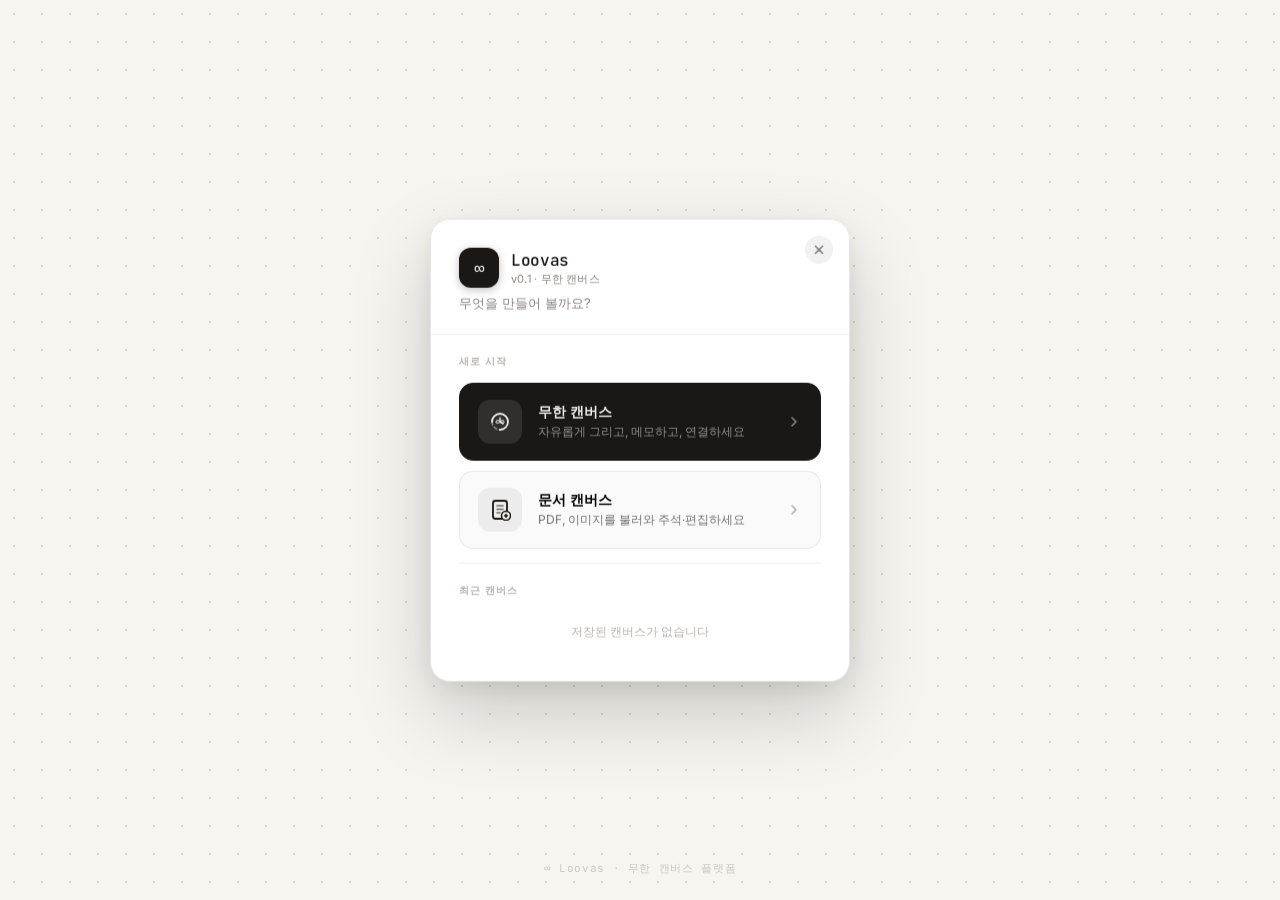
<file: index.html>
<!DOCTYPE html>
<html lang="ko">
<head>
  <script async src="https://pagead2.googlesyndication.com/pagead/js/adsbygoogle.js?client=ca-pub-4945287419202524"
     crossorigin="anonymous"></script>
  <meta charset="UTF-8">
  <meta name="viewport" content="width=device-width, initial-scale=1.0, viewport-fit=cover, maximum-scale=1.0, user-scalable=no">
  <meta name="apple-mobile-web-app-capable" content="yes">
  <meta name="apple-mobile-web-app-status-bar-style" content="black-translucent">
  <meta name="theme-color" content="#0f0e0d">
  <title>∞ Loovas — 홈</title>
  <link rel="preconnect" href="https://fonts.googleapis.com">
  <link rel="preconnect" href="https://fonts.gstatic.com" crossorigin>
  <link rel="stylesheet" href="https://fonts.googleapis.com/css2?family=Inter:wght@300;400;500;600&family=JetBrains+Mono:wght@400;500&display=swap">
  <link rel="stylesheet" href="style.css">
  <style>
    /* ══════════════════════════════════════
       LOBBY OVERRIDES — 사이드바 없는 전체 캔버스
    ══════════════════════════════════════ */
    #grid {
      left: 0 !important;
    }
    #viewport {
      left: 0 !important;
    }

    /* ── 로비 창 ── */
    .lobby-window {
      position: fixed;
      top: 50%;
      left: 50%;
      transform: translate(-50%, -50%);
      width: 420px;
      max-width: calc(100vw - 32px);
      background: rgba(255,255,255,0.96);
      backdrop-filter: blur(24px);
      -webkit-backdrop-filter: blur(24px);
      border: 1px solid rgba(26,23,20,0.1);
      border-radius: 20px;
      box-shadow:
        0 32px 80px rgba(0,0,0,0.18),
        0 8px 24px rgba(0,0,0,0.08),
        0 0 0 1px rgba(255,255,255,0.6) inset;
      z-index: 2000;
      overflow: hidden;
      user-select: none;
    }

    .lobby-header {
      padding: 28px 28px 20px;
      border-bottom: 1px solid rgba(26,23,20,0.06);
      cursor: move;
    }
    .lobby-brand {
      display: flex;
      align-items: center;
      gap: 12px;
      margin-bottom: 6px;
    }
    .lobby-brand-icon {
      width: 40px;
      height: 40px;
      border-radius: 12px;
      background: #1a1714;
      color: rgba(255,255,255,0.92);
      font-family: 'JetBrains Mono', monospace;
      font-size: 18px;
      display: flex;
      align-items: center;
      justify-content: center;
      flex-shrink: 0;
      box-shadow: 0 2px 8px rgba(0,0,0,0.25);
    }
    .lobby-brand-text {
      display: flex;
      flex-direction: column;
      gap: 1px;
    }
    .lobby-brand-name {
      font-family: 'JetBrains Mono', monospace;
      font-size: 16px;
      font-weight: 500;
      color: #1a1714;
      letter-spacing: -0.02em;
    }
    .lobby-brand-version {
      font-size: 11px;
      color: #8a8480;
      letter-spacing: 0.02em;
    }
    .lobby-subtitle {
      font-size: 13px;
      color: #8a8480;
      font-weight: 400;
      line-height: 1.5;
    }
    .lobby-close {
      position: absolute;
      top: 16px;
      right: 16px;
      width: 28px;
      height: 28px;
      border-radius: 50%;
      border: none;
      background: rgba(26,23,20,0.06);
      color: #8a8480;
      font-size: 12px;
      cursor: pointer;
      display: flex;
      align-items: center;
      justify-content: center;
      transition: background 0.12s, color 0.12s;
    }
    .lobby-close:hover {
      background: rgba(26,23,20,0.12);
      color: #1a1714;
    }

    .lobby-body {
      padding: 20px 28px 28px;
      display: flex;
      flex-direction: column;
      gap: 10px;
    }

    .lobby-section-title {
      font-size: 10px;
      font-weight: 600;
      text-transform: uppercase;
      letter-spacing: 0.1em;
      color: #b8b3ac;
      margin-bottom: 4px;
      margin-top: 6px;
    }
    .lobby-section-title:first-child { margin-top: 0; }

    /* 런처 카드 버튼 */
    .launch-card {
      display: flex;
      align-items: center;
      gap: 16px;
      padding: 16px 18px;
      border-radius: 14px;
      border: 1.5px solid rgba(26,23,20,0.08);
      background: rgba(26,23,20,0.02);
      cursor: pointer;
      transition: background 0.14s, border-color 0.14s, transform 0.12s, box-shadow 0.14s;
      text-decoration: none;
      color: inherit;
      width: 100%;
      text-align: left;
    }
    .launch-card:hover {
      background: rgba(26,23,20,0.05);
      border-color: rgba(26,23,20,0.16);
      transform: translateY(-1px);
      box-shadow: 0 4px 16px rgba(0,0,0,0.06);
    }
    .launch-card:active {
      transform: translateY(0);
      box-shadow: none;
    }
    .launch-card.primary {
      background: #1a1714;
      border-color: #1a1714;
      color: rgba(255,255,255,0.92);
    }
    .launch-card.primary:hover {
      background: #2a2520;
      border-color: #2a2520;
    }

    .launch-card-icon {
      width: 44px;
      height: 44px;
      border-radius: 12px;
      display: flex;
      align-items: center;
      justify-content: center;
      flex-shrink: 0;
    }
    .launch-card.primary .launch-card-icon {
      background: rgba(255,255,255,0.1);
    }
    .launch-card:not(.primary) .launch-card-icon {
      background: rgba(26,23,20,0.06);
    }

    .launch-card-info {
      flex: 1;
      min-width: 0;
    }
    .launch-card-title {
      font-size: 14px;
      font-weight: 600;
      color: inherit;
      margin-bottom: 2px;
    }
    .launch-card-desc {
      font-size: 12px;
      opacity: 0.55;
      font-weight: 400;
      line-height: 1.4;
    }

    .launch-card-arrow {
      opacity: 0.3;
      flex-shrink: 0;
      transition: opacity 0.12s, transform 0.12s;
    }
    .launch-card:hover .launch-card-arrow {
      opacity: 0.7;
      transform: translateX(2px);
    }
    .launch-card.primary .launch-card-arrow {
      opacity: 0.5;
    }
    .launch-card.primary:hover .launch-card-arrow {
      opacity: 0.9;
    }

    /* 최근 파일 섹션 */
    .lobby-recent-list {
      display: flex;
      flex-direction: column;
      gap: 4px;
    }
    .lobby-recent-item {
      display: flex;
      align-items: center;
      gap: 10px;
      padding: 10px 12px;
      border-radius: 10px;
      cursor: pointer;
      transition: background 0.1s;
    }
    .lobby-recent-item:hover {
      background: rgba(26,23,20,0.05);
    }
    .lobby-recent-icon {
      width: 32px;
      height: 32px;
      border-radius: 8px;
      background: rgba(26,23,20,0.06);
      display: flex;
      align-items: center;
      justify-content: center;
      flex-shrink: 0;
    }
    .lobby-recent-name {
      flex: 1;
      font-size: 13px;
      font-weight: 500;
      color: #1a1714;
      white-space: nowrap;
      overflow: hidden;
      text-overflow: ellipsis;
    }
    .lobby-recent-date {
      font-size: 11px;
      color: #b8b3ac;
      white-space: nowrap;
    }
    .lobby-recent-empty {
      font-size: 12px;
      color: #b8b3ac;
      text-align: center;
      padding: 12px 0;
    }

    .lobby-divider {
      height: 1px;
      background: rgba(26,23,20,0.06);
      margin: 4px 0;
    }

    /* 로비 닫힌 상태 — 재오픈 버튼 */
    #lobby-reopen-btn {
      position: fixed;
      top: 16px;
      left: 50%;
      transform: translateX(-50%);
      padding: 8px 20px;
      background: rgba(26,23,20,0.85);
      backdrop-filter: blur(12px);
      -webkit-backdrop-filter: blur(12px);
      color: rgba(255,255,255,0.9);
      font-family: 'Inter', sans-serif;
      font-size: 12px;
      font-weight: 500;
      border: 1px solid rgba(255,255,255,0.12);
      border-radius: 999px;
      cursor: pointer;
      z-index: 1500;
      display: none;
      gap: 6px;
      align-items: center;
      transition: background 0.12s, opacity 0.2s;
    }
    #lobby-reopen-btn.visible {
      display: flex;
    }
    #lobby-reopen-btn:hover {
      background: rgba(26,23,20,0.95);
    }

    /* 워터마크 — 로비 배경 힌트 */
    .lobby-bg-hint {
      position: fixed;
      bottom: 24px;
      left: 50%;
      transform: translateX(-50%);
      font-family: 'JetBrains Mono', monospace;
      font-size: 11px;
      color: rgba(26,23,20,0.2);
      pointer-events: none;
      white-space: nowrap;
      letter-spacing: 0.06em;
    }

    /* 드래그 중 커서 */
    .lobby-window.dragging {
      cursor: move;
      transition: none;
    }

    @media (max-width: 480px) {
      .lobby-window {
        width: calc(100vw - 24px);
        top: auto;
        bottom: 16px;
        left: 12px;
        right: 12px;
        transform: none;
      }
    }
  </style>
</head>
<body data-tool="pan">

<!-- ── 무한캔버스 배경 ── -->
<div id="grid"></div>
<div id="viewport">
  <div id="board">
    <svg id="svg-layer"></svg>
  </div>
</div>

<!-- ── 로비 창 ── -->
<div class="lobby-window" id="lobby-win">
  <button class="lobby-close" id="lobby-close-btn" title="닫기">
    <svg width="10" height="10" viewBox="0 0 10 10" fill="none">
      <path d="M1.5 1.5L8.5 8.5M8.5 1.5L1.5 8.5" stroke="currentColor" stroke-width="1.7" stroke-linecap="round"/>
    </svg>
  </button>

  <div class="lobby-header" id="lobby-drag-handle">
    <div class="lobby-brand">
      <div class="lobby-brand-icon">∞</div>
      <div class="lobby-brand-text">
        <div class="lobby-brand-name">Loovas</div>
        <div class="lobby-brand-version">v0.1 · 무한 캔버스</div>
      </div>
    </div>
    <div class="lobby-subtitle">무엇을 만들어 볼까요?</div>
  </div>

  <div class="lobby-body">
    <!-- 주요 런처 -->
    <div class="lobby-section-title">새로 시작</div>

    <a href="canvas.html" class="launch-card primary">
      <div class="launch-card-icon">
        <svg width="22" height="22" viewBox="0 0 22 22" fill="none">
          <path d="M3 11C3 6.58 6.58 3 11 3C15.42 3 19 6.58 19 11C19 15.42 15.42 19 11 19" stroke="rgba(255,255,255,0.9)" stroke-width="1.8" stroke-linecap="round"/>
          <path d="M3 11C3 15.42 6.58 19 11 19" stroke="rgba(255,255,255,0.4)" stroke-width="1.8" stroke-linecap="round" stroke-dasharray="3 3"/>
          <path d="M11 7V11L14 13" stroke="rgba(255,255,255,0.75)" stroke-width="1.6" stroke-linecap="round" stroke-linejoin="round"/>
          <!-- 무한 심볼 스케치 -->
          <path d="M7 11Q8 8 11 11Q14 14 15 11Q14 8 11 11Q8 14 7 11Z" stroke="rgba(255,255,255,0.6)" stroke-width="1.4" fill="none"/>
        </svg>
      </div>
      <div class="launch-card-info">
        <div class="launch-card-title">무한 캔버스</div>
        <div class="launch-card-desc">자유롭게 그리고, 메모하고, 연결하세요</div>
      </div>
      <svg class="launch-card-arrow" width="16" height="16" viewBox="0 0 16 16" fill="none">
        <path d="M6 4L10 8L6 12" stroke="currentColor" stroke-width="1.6" stroke-linecap="round" stroke-linejoin="round"/>
      </svg>
    </a>

    <a href="document.html" class="launch-card">
      <div class="launch-card-icon">
        <svg width="22" height="22" viewBox="0 0 22 22" fill="none">
          <rect x="4" y="2" width="14" height="18" rx="2.5" stroke="#1a1714" stroke-width="1.8"/>
          <path d="M8 7H14M8 10.5H14M8 14H11" stroke="#1a1714" stroke-width="1.5" stroke-linecap="round" opacity="0.6"/>
          <circle cx="17" cy="17" r="4.5" fill="#f7f5f0" stroke="#1a1714" stroke-width="1.5"/>
          <path d="M15.5 17H18.5M17 15.5V18.5" stroke="#1a1714" stroke-width="1.5" stroke-linecap="round"/>
        </svg>
      </div>
      <div class="launch-card-info">
        <div class="launch-card-title">문서 캔버스</div>
        <div class="launch-card-desc">PDF, 이미지를 불러와 주석·편집하세요</div>
      </div>
      <svg class="launch-card-arrow" width="16" height="16" viewBox="0 0 16 16" fill="none">
        <path d="M6 4L10 8L6 12" stroke="currentColor" stroke-width="1.6" stroke-linecap="round" stroke-linejoin="round"/>
      </svg>
    </a>

    <!-- 최근 파일 -->
    <div class="lobby-divider"></div>
    <div class="lobby-section-title">최근 캔버스</div>
    <div class="lobby-recent-list" id="lobby-recent"></div>
  </div>
</div>

<!-- 닫힌 후 재오픈 버튼 -->
<button id="lobby-reopen-btn">
  <svg width="13" height="13" viewBox="0 0 13 13" fill="none">
    <path d="M2 6.5C2 3.99 4.02 2 6.5 2C9 2 11 3.99 11 6.5C11 9.01 9 11 6.5 11" stroke="currentColor" stroke-width="1.5" stroke-linecap="round"/>
    <path d="M6.5 9L4 11L6.5 13" stroke="currentColor" stroke-width="1.5" stroke-linecap="round" stroke-linejoin="round"/>
  </svg>
  Loovas 홈
</button>

<!-- 배경 힌트 -->
<div class="lobby-bg-hint">∞ Loovas · 무한 캔버스 플랫폼</div>

<script>
(function() {
  'use strict';

  // ── 최근 파일 렌더링 ──
  const RECENT_KEY = 'canvas-recent-files';

  function getRecentFiles() {
    try { return JSON.parse(localStorage.getItem(RECENT_KEY) || '[]'); }
    catch { return []; }
  }

  function formatDate(isoStr) {
    try {
      const d = new Date(isoStr);
      const now = new Date();
      const diff = (now - d) / 1000;
      if (diff < 60) return '방금 전';
      if (diff < 3600) return Math.floor(diff / 60) + '분 전';
      if (diff < 86400) return Math.floor(diff / 3600) + '시간 전';
      const pad = n => String(n).padStart(2, '0');
      return `${d.getMonth()+1}/${pad(d.getDate())} ${pad(d.getHours())}:${pad(d.getMinutes())}`;
    } catch { return ''; }
  }

  function renderRecent() {
    const container = document.getElementById('lobby-recent');
    const files = getRecentFiles().slice(0, 5);

    if (files.length === 0) {
      container.innerHTML = '<div class="lobby-recent-empty">저장된 캔버스가 없습니다</div>';
      return;
    }

    container.innerHTML = '';
    files.forEach(file => {
      const item = document.createElement('div');
      item.className = 'lobby-recent-item';

      // 타입 판별 (doc_ 접두사)
      const isDoc = file.name && file.name.startsWith('doc_');
      item.innerHTML = `
        <div class="lobby-recent-icon">
          ${isDoc
            ? `<svg width="16" height="16" viewBox="0 0 16 16" fill="none"><rect x="3" y="1.5" width="10" height="13" rx="2" stroke="#8a8480" stroke-width="1.4"/><path d="M5.5 5.5H10.5M5.5 8H10.5M5.5 10.5H8" stroke="#8a8480" stroke-width="1.2" stroke-linecap="round" opacity="0.7"/></svg>`
            : `<svg width="16" height="16" viewBox="0 0 16 16" fill="none"><path d="M2 8C2 4.68 4.68 2 8 2C11.32 2 14 4.68 14 8C14 11.32 11.32 14 8 14" stroke="#8a8480" stroke-width="1.4" stroke-linecap="round"/><path d="M5 8Q6 5.5 8 8Q10 10.5 11 8Q10 5.5 8 8Q6 10.5 5 8Z" stroke="#8a8480" stroke-width="1.2" fill="none"/></svg>`
          }
        </div>
        <span class="lobby-recent-name">${escapeHtml(file.name)}</span>
        <span class="lobby-recent-date">${formatDate(file.date)}</span>
      `;

      item.addEventListener('click', () => {
        // 타입에 따라 이동
        const target = isDoc ? 'document.html' : 'canvas.html';
        sessionStorage.setItem('lobby-open-file', JSON.stringify(file));
        window.location.href = target + '?restore=' + encodeURIComponent(file.name);
      });

      container.appendChild(item);
    });
  }

  function escapeHtml(str) {
    const d = document.createElement('div');
    d.textContent = str;
    return d.innerHTML;
  }

  // ── 드래그 ──
  function initDrag(win, handle) {
    let drag = null;
    let curLeft = null, curTop = null;

    function getPos() {
      const r = win.getBoundingClientRect();
      return { left: r.left, top: r.top };
    }

    handle.addEventListener('mousedown', e => {
      if (e.target.tagName === 'BUTTON' || e.target.closest('button')) return;
      const pos = getPos();
      drag = { ox: e.clientX - pos.left, oy: e.clientY - pos.top };
      win.classList.add('dragging');
      // 이미 fixed이므로 %를 px로 전환
      win.style.transform = 'none';
      win.style.left = pos.left + 'px';
      win.style.top = pos.top + 'px';
      e.preventDefault();
    });
    window.addEventListener('mousemove', e => {
      if (!drag) return;
      const x = Math.max(0, Math.min(e.clientX - drag.ox, window.innerWidth - win.offsetWidth));
      const y = Math.max(0, Math.min(e.clientY - drag.oy, window.innerHeight - win.offsetHeight));
      win.style.left = x + 'px';
      win.style.top = y + 'px';
    });
    window.addEventListener('mouseup', () => {
      drag = null;
      win.classList.remove('dragging');
    });
  }

  // ── 무한캔버스 배경 팬 ──
  let panX = 0, panY = 0, panActive = false, panStart = null;
  const board = document.getElementById('board');

  function applyPan() {
    board.style.transform = `translate(${panX}px, ${panY}px)`;
  }

  document.addEventListener('mousedown', e => {
    if (e.target.closest('.lobby-window') || e.target.closest('#lobby-reopen-btn')) return;
    panActive = true;
    panStart = { x: e.clientX - panX, y: e.clientY - panY };
    document.body.style.cursor = 'grabbing';
  });
  document.addEventListener('mousemove', e => {
    if (!panActive) return;
    panX = e.clientX - panStart.x;
    panY = e.clientY - panStart.y;
    applyPan();
  });
  document.addEventListener('mouseup', () => {
    panActive = false;
    document.body.style.cursor = '';
  });

  // 터치 팬
  let touchPanStart = null;
  document.addEventListener('touchstart', e => {
    if (e.target.closest('.lobby-window') || e.target.closest('#lobby-reopen-btn')) return;
    if (e.touches.length !== 1) return;
    touchPanStart = { x: e.touches[0].clientX - panX, y: e.touches[0].clientY - panY };
  }, { passive: true });
  document.addEventListener('touchmove', e => {
    if (!touchPanStart || e.touches.length !== 1) return;
    panX = e.touches[0].clientX - touchPanStart.x;
    panY = e.touches[0].clientY - touchPanStart.y;
    applyPan();
  }, { passive: true });
  document.addEventListener('touchend', () => { touchPanStart = null; });

  // ── 닫기 / 재오픈 ──
  const lobbyWin = document.getElementById('lobby-win');
  const closeBtn = document.getElementById('lobby-close-btn');
  const reopenBtn = document.getElementById('lobby-reopen-btn');

  closeBtn.addEventListener('click', () => {
    lobbyWin.style.opacity = '0';
    lobbyWin.style.transform = 'translate(-50%, -50%) scale(0.96)';
    lobbyWin.style.pointerEvents = 'none';
    lobbyWin.style.transition = 'opacity 0.2s, transform 0.2s';
    setTimeout(() => { lobbyWin.style.display = 'none'; }, 200);
    reopenBtn.classList.add('visible');
  });

  reopenBtn.addEventListener('click', () => {
    lobbyWin.style.display = '';
    lobbyWin.style.pointerEvents = '';
    // 재등장 애니메이션
    lobbyWin.style.opacity = '0';
    lobbyWin.style.transform = 'translate(-50%, -50%) scale(0.96)';
    requestAnimationFrame(() => {
      lobbyWin.style.transition = 'opacity 0.2s var(--ease-out), transform 0.2s var(--ease-out)';
      lobbyWin.style.opacity = '1';
      lobbyWin.style.transform = 'translate(-50%, -50%) scale(1)';
    });
    reopenBtn.classList.remove('visible');
    renderRecent();
  });

  // ── 초기화 ──
  initDrag(lobbyWin, document.getElementById('lobby-drag-handle'));
  renderRecent();
})();
</script>
</body>
</html>
</file>
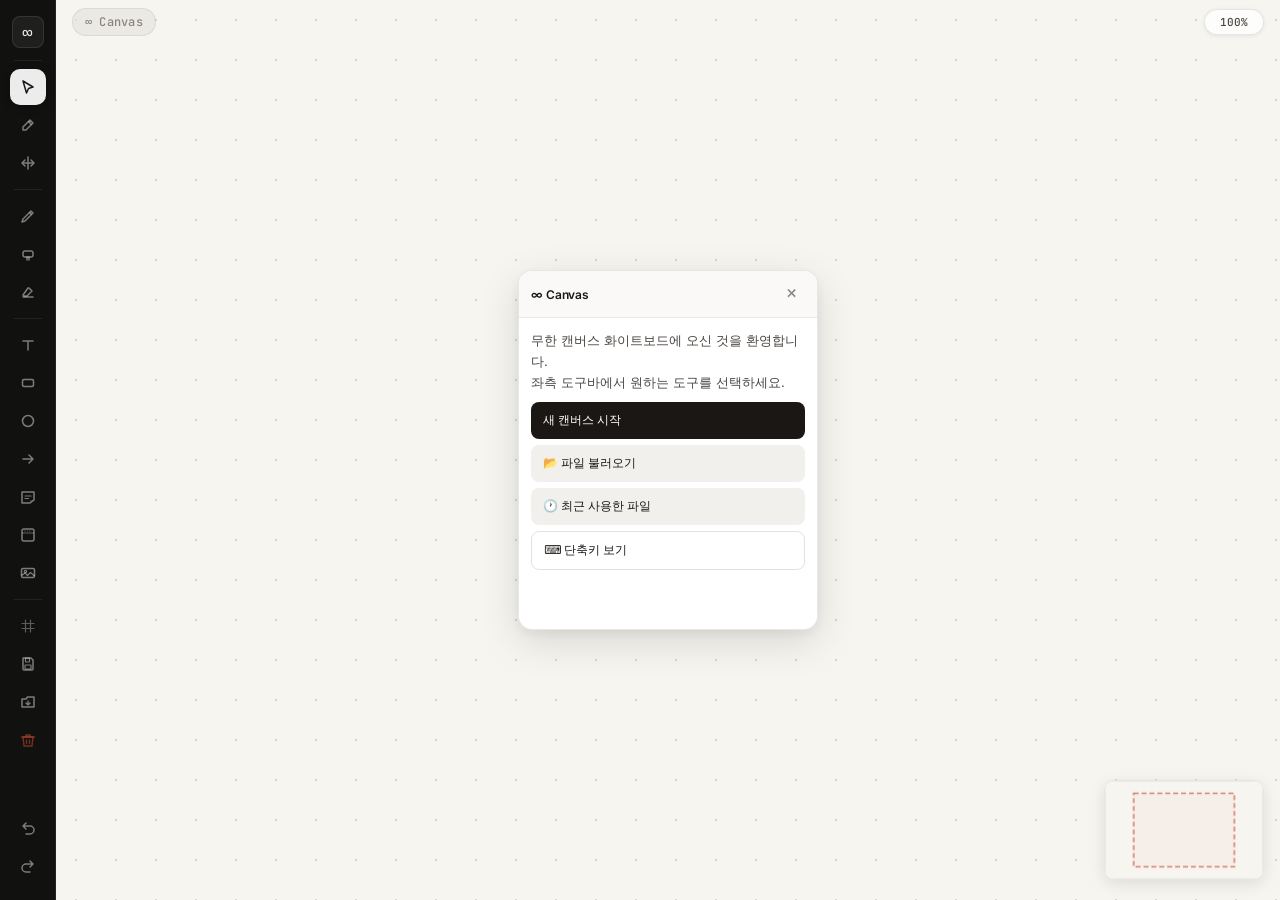
<file: canvas.html>
<!DOCTYPE html>
<html lang="ko">
<head>
  <meta charset="UTF-8">
  <meta name="viewport" content="width=device-width, initial-scale=1.0, viewport-fit=cover, maximum-scale=1.0, user-scalable=no">
  <meta name="apple-mobile-web-app-capable" content="yes">
  <meta name="apple-mobile-web-app-status-bar-style" content="black-translucent">
  <meta name="theme-color" content="#0f0e0d">
  <title>∞ Canvas</title>
  <link rel="preconnect" href="https://fonts.googleapis.com">
  <link rel="preconnect" href="https://fonts.gstatic.com" crossorigin>
  <link rel="stylesheet" href="https://fonts.googleapis.com/css2?family=Inter:wght@300;400;500;600&family=JetBrains+Mono:wght@400;500&display=swap">
  <link rel="stylesheet" href="style.css">
</head>
<body data-tool="select">

<!-- ── Canvas Layer ── -->
<div id="grid"></div>
<canvas id="preview-canvas"></canvas>
<div id="sel-rect"></div>

<!-- ── Edit Mode Indicators ── -->
<div id="edit-mode-border"></div>
<div id="edit-mode-badge">
  <span class="badge-dot"></span>
  편집 모드
</div>

<!-- ── Viewport ── -->
<div id="viewport">
  <div id="board">
    <svg id="svg-layer"></svg>
    <svg id="svg-overlay"></svg>
  </div>
</div>

<!-- ════════════════════════════════════════
     LEFT SIDEBAR — 메인 툴바
════════════════════════════════════════ -->
<aside id="left-sidebar">
  <!-- Logo / Brand — 홈(로비)으로 이동 -->
  <div id="sidebar-brand">
    <a href="index.html" id="brand-icon" title="홈으로" style="text-decoration:none;display:flex;align-items:center;justify-content:center;">∞</a>
  </div>

  <div class="sidebar-divider"></div>

  <!-- Mode Tools -->
  <div class="sidebar-section" id="mode-section">
    <button class="sbtn active" id="t-select" data-tip="선택" data-tool="select">
      <svg width="16" height="16" viewBox="0 0 16 16" fill="none">
        <path d="M3 2L13 8L8.5 9.5L6.5 14L3 2Z" stroke="currentColor" stroke-width="1.5" stroke-linejoin="round"/>
      </svg>
    </button>
    <button class="sbtn" id="t-edit" data-tip="편집" data-tool="edit">
      <svg width="16" height="16" viewBox="0 0 16 16" fill="none">
        <path d="M10 3L13 6L6 13H3V10L10 3Z" stroke="currentColor" stroke-width="1.5" stroke-linejoin="round"/>
        <path d="M8.5 4.5L11.5 7.5" stroke="currentColor" stroke-width="1.5"/>
      </svg>
    </button>
    <button class="sbtn" id="t-pan" data-tip="이동" data-tool="pan">
      <svg width="16" height="16" viewBox="0 0 16 16" fill="none">
        <path d="M8 2V14M2 8H14M5 5L2 8L5 11M11 5L14 8L11 11" stroke="currentColor" stroke-width="1.5" stroke-linecap="round" stroke-linejoin="round"/>
      </svg>
    </button>
  </div>

  <div class="sidebar-divider"></div>

  <!-- Draw Tools -->
  <div class="sidebar-section">
    <button class="sbtn" id="t-pen" data-tip="펜 (P)" data-tool-or-panel="pen">
      <svg width="16" height="16" viewBox="0 0 16 16" fill="none">
        <path d="M11 3L13 5L5 13L2 14L3 11L11 3Z" stroke="currentColor" stroke-width="1.5" stroke-linejoin="round"/>
        <path d="M9.5 4.5L11.5 6.5" stroke="currentColor" stroke-width="1.5"/>
      </svg>
    </button>
    <button class="sbtn" id="t-highlight" data-tip="형광펜 (L)" data-tool-or-panel="highlight">
      <svg width="16" height="16" viewBox="0 0 16 16" fill="none">
        <rect x="3" y="5" width="10" height="6" rx="2" stroke="currentColor" stroke-width="1.5"/>
        <path d="M7 11V14M9 11V14" stroke="currentColor" stroke-width="1.5" stroke-linecap="round"/>
      </svg>
    </button>
    <button class="sbtn" id="t-eraser" data-tip="지우개 (E)" data-tool-or-panel="eraser">
      <svg width="16" height="16" viewBox="0 0 16 16" fill="none">
        <path d="M3 13H13" stroke="currentColor" stroke-width="1.5" stroke-linecap="round"/>
        <path d="M9 4L12 7L7 12H4L3 11L8 4H9Z" stroke="currentColor" stroke-width="1.5" stroke-linejoin="round"/>
      </svg>
    </button>
  </div>

  <div class="sidebar-divider"></div>

  <!-- Shape / Object Tools -->
  <div class="sidebar-section">
    <button class="sbtn" id="t-text" data-tip="텍스트 (T)" data-tool="text">
      <svg width="16" height="16" viewBox="0 0 16 16" fill="none">
        <path d="M3 4H13M8 4V13" stroke="currentColor" stroke-width="1.5" stroke-linecap="round"/>
      </svg>
    </button>
    <button class="sbtn" id="t-rect" data-tip="사각형 (R)" data-tool="rect">
      <svg width="16" height="16" viewBox="0 0 16 16" fill="none">
        <rect x="2.5" y="4.5" width="11" height="7" rx="1.5" stroke="currentColor" stroke-width="1.5"/>
      </svg>
    </button>
    <button class="sbtn" id="t-circle" data-tip="원 (C)" data-tool="circle">
      <svg width="16" height="16" viewBox="0 0 16 16" fill="none">
        <circle cx="8" cy="8" r="5.5" stroke="currentColor" stroke-width="1.5"/>
      </svg>
    </button>
    <button class="sbtn" id="t-arrow" data-tip="화살표 (A)" data-tool="arrow">
      <svg width="16" height="16" viewBox="0 0 16 16" fill="none">
        <path d="M3 8H13M9 4L13 8L9 12" stroke="currentColor" stroke-width="1.5" stroke-linecap="round" stroke-linejoin="round"/>
      </svg>
    </button>
    <button class="sbtn" id="t-sticky" data-tip="포스트잇 (S)" data-action="addSticky">
      <svg width="16" height="16" viewBox="0 0 16 16" fill="none">
        <path d="M2 3H14V11L10 14H2V3Z" stroke="currentColor" stroke-width="1.5" stroke-linejoin="round"/>
        <path d="M10 11V14L14 11H10Z" fill="currentColor" opacity="0.3"/>
        <path d="M5 7H11M5 9.5H8.5" stroke="currentColor" stroke-width="1.2" stroke-linecap="round"/>
      </svg>
    </button>
    <button class="sbtn" id="t-card" data-tip="카드 창 (W)" data-action="addCard">
      <svg width="16" height="16" viewBox="0 0 16 16" fill="none">
        <rect x="2" y="2" width="12" height="12" rx="2" stroke="currentColor" stroke-width="1.5"/>
        <path d="M2 6H14" stroke="currentColor" stroke-width="1.2" opacity="0.6"/>
        <circle cx="5" cy="4" r="0.8" fill="currentColor" opacity="0.5"/>
        <circle cx="7.5" cy="4" r="0.8" fill="currentColor" opacity="0.5"/>
        <circle cx="10" cy="4" r="0.8" fill="currentColor" opacity="0.5"/>
      </svg>
    </button>
    <button class="sbtn" data-tip="이미지" data-action="addImage">
      <svg width="16" height="16" viewBox="0 0 16 16" fill="none">
        <rect x="1.5" y="3.5" width="13" height="9" rx="1.5" stroke="currentColor" stroke-width="1.5"/>
        <circle cx="5.5" cy="6.5" r="1.2" stroke="currentColor" stroke-width="1.2"/>
        <path d="M1.5 10.5L5 8L7.5 10.5L10.5 7.5L14.5 11" stroke="currentColor" stroke-width="1.2" stroke-linejoin="round"/>
      </svg>
    </button>
  </div>

  <div class="sidebar-divider"></div>

  <!-- System -->
  <div class="sidebar-section">
    <button class="sbtn" data-tip="그리드 토글 (G)" data-action="toggleGrid">
      <svg width="16" height="16" viewBox="0 0 16 16" fill="none">
        <path d="M2 5.5H14M2 10.5H14M5.5 2V14M10.5 2V14" stroke="currentColor" stroke-width="1.2" stroke-linecap="round" opacity="0.7"/>
      </svg>
    </button>
    <button class="sbtn" data-tip="저장 (Ctrl+S)" data-action="save">
      <svg width="16" height="16" viewBox="0 0 16 16" fill="none">
        <path d="M3 2H11L13 4V13C13 13.6 12.6 14 12 14H4C3.4 14 3 13.6 3 13V2Z" stroke="currentColor" stroke-width="1.5" stroke-linejoin="round"/>
        <rect x="5.5" y="2" width="4" height="4" rx="0.5" stroke="currentColor" stroke-width="1.2"/>
        <rect x="5" y="9" width="6" height="4" rx="0.5" stroke="currentColor" stroke-width="1.2"/>
      </svg>
    </button>
    <button class="sbtn" data-tip="불러오기" data-action="load">
      <svg width="16" height="16" viewBox="0 0 16 16" fill="none">
        <path d="M2 5H6L7.5 3H14V13H2V5Z" stroke="currentColor" stroke-width="1.5" stroke-linejoin="round"/>
        <path d="M8 7V11M6 9L8 11L10 9" stroke="currentColor" stroke-width="1.3" stroke-linecap="round" stroke-linejoin="round"/>
      </svg>
    </button>
    <button class="sbtn sbtn-danger" data-tip="전체 삭제" data-action="clearAll">
      <svg width="16" height="16" viewBox="0 0 16 16" fill="none">
        <path d="M3 5H13L12 14H4L3 5Z" stroke="currentColor" stroke-width="1.5" stroke-linejoin="round"/>
        <path d="M1.5 5H14.5M6 5V3H10V5" stroke="currentColor" stroke-width="1.5" stroke-linecap="round" stroke-linejoin="round"/>
        <path d="M6.5 8V11.5M9.5 8V11.5" stroke="currentColor" stroke-width="1.3" stroke-linecap="round"/>
      </svg>
    </button>
  </div>

  <!-- Spacer -->
  <div class="sidebar-spacer"></div>

  <!-- Undo / Redo -->
  <div class="sidebar-section">
    <button class="sbtn ur-btn" id="t-undo" data-tip="실행 취소 (Ctrl+Z)" data-action="undo">
      <svg width="16" height="16" viewBox="0 0 16 16" fill="none">
        <path d="M3 6L6 3M3 6L6 9M3 6H10C12.2 6 14 7.8 14 10C14 12.2 12.2 14 10 14H6" stroke="currentColor" stroke-width="1.5" stroke-linecap="round" stroke-linejoin="round"/>
      </svg>
    </button>
    <button class="sbtn ur-btn" id="t-redo" data-tip="다시 실행 (Ctrl+Shift+Z)" data-action="redo">
      <svg width="16" height="16" viewBox="0 0 16 16" fill="none">
        <path d="M13 6L10 3M13 6L10 9M13 6H6C3.8 6 2 7.8 2 10C2 12.2 3.8 14 6 14H10" stroke="currentColor" stroke-width="1.5" stroke-linecap="round" stroke-linejoin="round"/>
      </svg>
    </button>
  </div>
</aside>

<!-- ════════════════════════════════════════
     TOP BAR — 브랜드 + 줌
════════════════════════════════════════ -->
<header id="topbar">
  <div id="canvas-info">
    <span id="title-pill">∞ Canvas</span>
  </div>
  <div id="topbar-right">
    <div id="zoom-pill">100%</div>
  </div>
</header>

<!-- ════════════════════════════════════════
     COLOR TRAY — 플로팅 드로잉 팔레트
════════════════════════════════════════ -->
<div id="color-tray">
  <div class="ct-title">색상</div>
  <div class="ct-colors">
    <div class="cdot active" style="--c:#1a1714" data-c="#1a1714"></div>
    <div class="cdot" style="--c:#c84b2f" data-c="#c84b2f"></div>
    <div class="cdot" style="--c:#2b6cb0" data-c="#2b6cb0"></div>
    <div class="cdot" style="--c:#2d8a4e" data-c="#2d8a4e"></div>
    <div class="cdot" style="--c:#7c3d9e" data-c="#7c3d9e"></div>
    <div class="cdot" style="--c:#e8a320" data-c="#e8a320"></div>
  </div>
  <div class="ct-divider"></div>
  <div class="ct-title">굵기</div>
  <div class="ct-strokes">
    <button class="sw-btn active" data-sw="2">
      <div class="sw-line" style="height:2px"></div>
    </button>
    <button class="sw-btn" data-sw="5">
      <div class="sw-line" style="height:4px"></div>
    </button>
    <button class="sw-btn" data-sw="10">
      <div class="sw-line" style="height:7px"></div>
    </button>
  </div>
</div>

<!-- ════════════════════════════════════════
     MINIMAP
════════════════════════════════════════ -->
<canvas id="minimap" width="160" height="100"></canvas>

<!-- ════════════════════════════════════════
     PEN SETTINGS PANEL
════════════════════════════════════════ -->
<div id="pen-panel">
  <div class="pp-header">
    <span id="pp-title-txt">펜 설정</span>
    <button class="pp-x" id="pp-close-btn">
      <svg width="12" height="12" viewBox="0 0 12 12" fill="none">
        <path d="M2 2L10 10M10 2L2 10" stroke="currentColor" stroke-width="1.8" stroke-linecap="round"/>
      </svg>
    </button>
  </div>
  <div class="pp-body">
    <div class="pp-sect">
      <div class="pp-lbl">안정화 (Smoothing)</div>
      <div class="pp-row">
        <input type="range" id="pp-smooth" min="0" max="20" step="1" value="0">
        <span class="pp-num" id="pp-smooth-v">0</span>
      </div>
      <div class="pp-chips" id="pp-sc">
        <button class="pp-chip pp-on" data-smooth="0">없음</button>
        <button class="pp-chip" data-smooth="5">약간</button>
        <button class="pp-chip" data-smooth="10">보통</button>
        <button class="pp-chip" data-smooth="18">강함</button>
      </div>
    </div>
    <div class="pp-sect">
      <div class="pp-lbl">불투명도</div>
      <div class="pp-row">
        <input type="range" id="pp-opacity" min="5" max="100" step="5" value="100">
        <span class="pp-num" id="pp-opacity-v">100%</span>
      </div>
    </div>
    <div class="pp-sect" id="pp-cap-sect">
      <div class="pp-lbl">선 끝 모양</div>
      <div class="pp-caps">
        <button class="pp-cap pp-on" data-cap="round">
          <svg width="30" height="10"><line x1="5" y1="5" x2="25" y2="5" stroke="currentColor" stroke-width="5" stroke-linecap="round"/></svg>
          <span>둥글게</span>
        </button>
        <button class="pp-cap" data-cap="square">
          <svg width="30" height="10"><line x1="5" y1="5" x2="25" y2="5" stroke="currentColor" stroke-width="5" stroke-linecap="square"/></svg>
          <span>각지게</span>
        </button>
        <button class="pp-cap" data-cap="butt">
          <svg width="30" height="10"><line x1="7" y1="5" x2="23" y2="5" stroke="currentColor" stroke-width="5" stroke-linecap="butt"/></svg>
          <span>짧게</span>
        </button>
      </div>
    </div>
    <div class="pp-sect" id="pp-pressure-sect">
      <div class="pp-lbl">끝 처리 (Taper)</div>
      <div class="pp-chips" id="pp-pc">
        <button class="pp-chip pp-on" data-pressure="none">없음</button>
        <button class="pp-chip" data-pressure="start">시작</button>
        <button class="pp-chip" data-pressure="end">끝</button>
        <button class="pp-chip" data-pressure="both">양쪽</button>
      </div>
    </div>
    <div class="pp-sect">
      <div class="pp-lbl">미리보기</div>
      <div id="pp-preview-wrap">
        <svg id="pp-preview-svg" viewBox="0 0 200 42" preserveAspectRatio="none">
          <path id="pp-preview-path"
            d="M10,30 Q30,10 50,22 Q70,34 90,18 Q110,8 130,22 Q150,34 170,16 Q185,8 192,14"
            fill="none" stroke="currentColor" stroke-width="2"
            stroke-linecap="round" stroke-linejoin="round"/>
        </svg>
      </div>
    </div>
  </div>
</div>

<!-- ════════════════════════════════════════
     CONTEXT MENU
════════════════════════════════════════ -->
<div id="ctx">
  <div class="citem" data-action="front">
    <svg width="14" height="14" viewBox="0 0 14 14" fill="none"><path d="M7 2V10M4 5L7 2L10 5" stroke="currentColor" stroke-width="1.5" stroke-linecap="round" stroke-linejoin="round"/><path d="M2 12H12" stroke="currentColor" stroke-width="1.5" stroke-linecap="round" opacity="0.4"/></svg>
    맨 앞으로
  </div>
  <div class="citem" data-action="back">
    <svg width="14" height="14" viewBox="0 0 14 14" fill="none"><path d="M7 12V4M4 9L7 12L10 9" stroke="currentColor" stroke-width="1.5" stroke-linecap="round" stroke-linejoin="round"/><path d="M2 2H12" stroke="currentColor" stroke-width="1.5" stroke-linecap="round" opacity="0.4"/></svg>
    맨 뒤로
  </div>
  <div class="cdiv"></div>
  <div class="citem" data-action="dup">
    <svg width="14" height="14" viewBox="0 0 14 14" fill="none"><rect x="4.5" y="1.5" width="8" height="8" rx="1.5" stroke="currentColor" stroke-width="1.5"/><rect x="1.5" y="4.5" width="8" height="8" rx="1.5" stroke="currentColor" stroke-width="1.5" fill="currentColor" fill-opacity="0.08"/></svg>
    복제
  </div>
  <div class="cdiv"></div>
  <div class="citem danger" data-action="del">
    <svg width="14" height="14" viewBox="0 0 14 14" fill="none"><path d="M2 4H12L11 13H3L2 4Z" stroke="currentColor" stroke-width="1.5" stroke-linejoin="round"/><path d="M1 4H13M5 4V2H9V4" stroke="currentColor" stroke-width="1.5" stroke-linecap="round" stroke-linejoin="round"/></svg>
    삭제
  </div>
</div>

<!-- ════════════════════════════════════════
     SNACKBAR
════════════════════════════════════════ -->
<div id="snack"></div>

<!-- ════════════════════════════════════════
     SAVE DIALOG
════════════════════════════════════════ -->
<div id="save-overlay">
  <div id="save-dialog">
    <div class="save-dialog-header">
      <div class="save-dialog-title">저장</div>
      <div class="save-dialog-subtitle">캔버스를 파일로 저장합니다</div>
    </div>
    <div class="save-dialog-body">
      <div class="save-input-row">
        <label class="save-label" for="save-filename">파일 이름</label>
        <input type="text" id="save-filename" class="save-input" placeholder="canvas-2026-04-02">
      </div>
    </div>
    <div class="save-dialog-actions">
      <button class="save-btn save-btn-ghost" id="save-cancel-btn">취소</button>
      <button class="save-btn save-btn-secondary" id="save-as-btn">다른 이름으로</button>
      <button class="save-btn save-btn-primary" id="save-quick-btn">저장</button>
    </div>
  </div>
</div>

<!-- Hidden Inputs -->
<input type="file" id="img-in"  accept="image/*" style="display:none">
<input type="file" id="load-in" style="display:none">

<!-- Toolbar drag compatibility shims (legacy refs) -->
<div id="toolbar" style="display:none" aria-hidden="true">
  <div id="tb-drag-handle" style="display:none"></div>
  <div id="tb-tools" style="display:none"></div>
</div>
<div id="mode-bar" style="display:none" aria-hidden="true"></div>
<div id="ur-cluster" style="display:none" aria-hidden="true"></div>

<script type="module" src="js/main.js"></script>
</body>
</html>
</file>
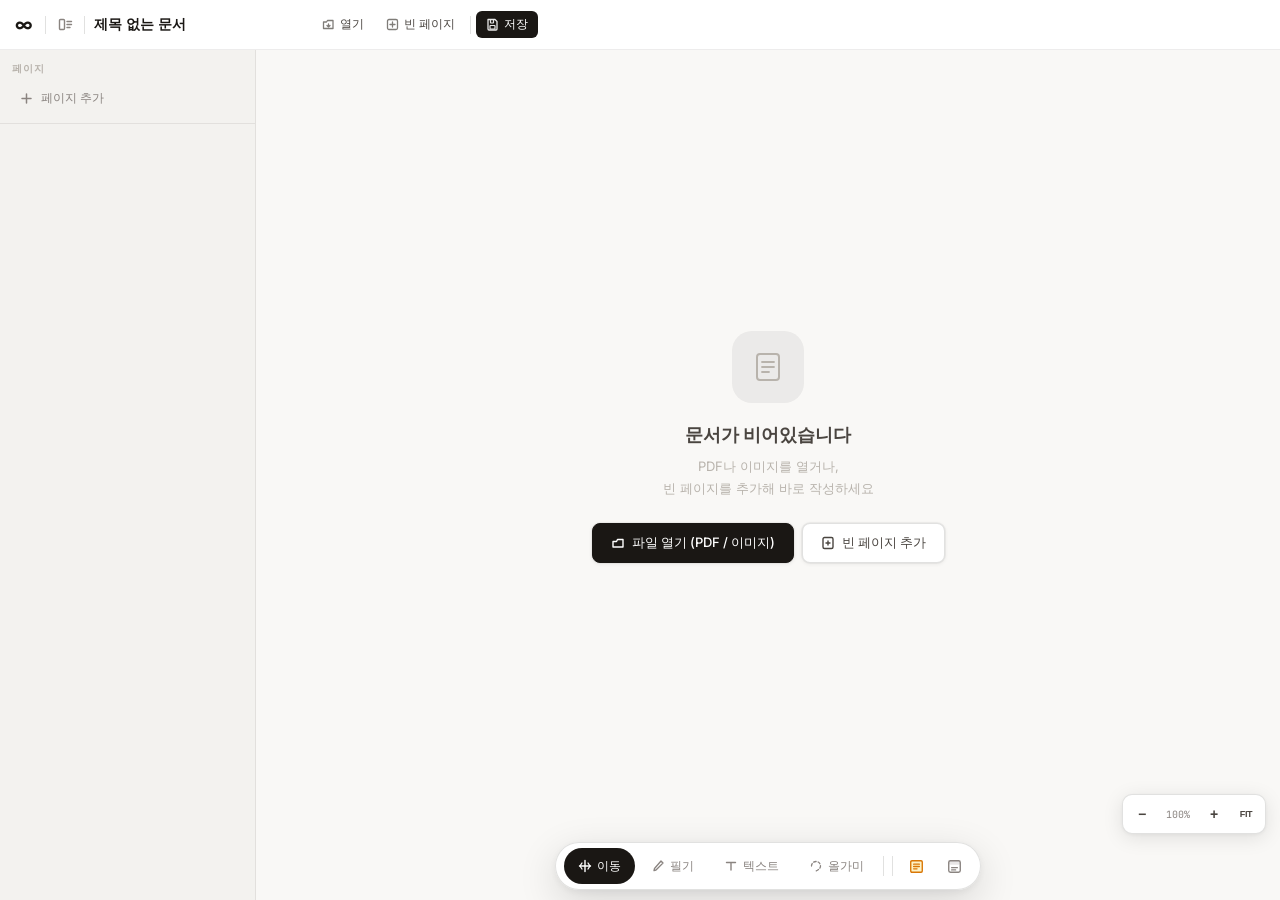
<file: document.html>
<!DOCTYPE html>
<html lang="ko">
<head>
  <meta charset="UTF-8">
  <meta name="viewport" content="width=device-width, initial-scale=1.0, maximum-scale=1.0, viewport-fit=cover">
  <meta name="theme-color" content="#ffffff" media="(prefers-color-scheme: light)">
  <meta name="apple-mobile-web-app-capable" content="yes">
  <meta name="apple-mobile-web-app-status-bar-style" content="default">
  <title>문서 — Loovas</title>
  <link rel="preconnect" href="https://fonts.googleapis.com">
  <link rel="preconnect" href="https://fonts.gstatic.com" crossorigin>
  <link rel="stylesheet" href="https://fonts.googleapis.com/css2?family=Inter:wght@300;400;500;600&family=JetBrains+Mono:wght@400;500&display=swap">
  <style>
/* ════════════════════════════════════════════════════════
   RESET & DESIGN TOKENS
════════════════════════════════════════════════════════ */
*, *::before, *::after { margin:0; padding:0; box-sizing:border-box; }

:root {
  /* Typography */
  --font-ui:   'Inter', system-ui, -apple-system, sans-serif;
  --font-mono: 'JetBrains Mono', 'Fira Code', monospace;

  /* Layout tokens — mobile-first defaults */
  --chrome-h:   48px;
  --sidebar-w:  0px;          /* mobile: sidebar is overlay, not inline */
  --sidebar-sheet-w: 300px;   /* mobile overlay width */
  --modebar-h:  52px;
  --modebar-r:  26px;

  /* Colors */
  --bg:         #f9f8f6;
  --chrome-bg:  #ffffff;
  --sidebar-bg: #f3f2ef;
  --surface:    #ffffff;
  --surface-2:  #f5f4f1;
  --ink-1: #1a1714;
  --ink-2: #4a4540;
  --ink-3: #8a8480;
  --ink-4: #b8b3ac;
  --border:    rgba(26,23,20,0.08);
  --border-md: rgba(26,23,20,0.13);
  --accent:    #c84b2f;
  --accent-b:  #2b6cb0;
  --hover:     rgba(26,23,20,0.05);
  --active:    rgba(26,23,20,0.09);

  /* Radii */
  --rs:  6px; --rm: 10px; --rl: 14px; --rxl: 20px;

  /* Shadows */
  --sh-sm: 0 1px 4px rgba(0,0,0,.07),0 0 0 1px rgba(0,0,0,.04);
  --sh-md: 0 4px 20px rgba(0,0,0,.10),0 1px 4px rgba(0,0,0,.05);
  --sh-lg: 0 12px 40px rgba(0,0,0,.14),0 2px 8px rgba(0,0,0,.06);
  --sh-xl: 0 24px 64px rgba(0,0,0,.18),0 4px 12px rgba(0,0,0,.08);

  /* Easing */
  --ease:  cubic-bezier(0.16,1,0.3,1);
  --ease2: cubic-bezier(0.4,0,0.2,1);

  /* Safe area */
  --sab: env(safe-area-inset-bottom, 0px);
  --sat: env(safe-area-inset-top, 0px);
  --sal: env(safe-area-inset-left, 0px);
  --sar: env(safe-area-inset-right, 0px);
}

/* ── Tablet (600–1023px) ────────────────── */
@media (min-width:600px) {
  :root {
    --chrome-h:  50px;
    --sidebar-sheet-w: 280px;
    --modebar-h: 54px;
    --modebar-r: 27px;
  }
}
/* ── Desktop (≥ 1024px): sidebar is always inline ── */
@media (min-width:1024px) {
  :root {
    --chrome-h:  50px;
    --sidebar-w: 256px;   /* inline sidebar width */
    --modebar-h: 52px;
    --modebar-r: 26px;
  }
}

html, body {
  height: 100%; width: 100%;
  font-family: var(--font-ui);
  background: var(--bg);
  color: var(--ink-1);
  overflow: hidden;
  -webkit-font-smoothing: antialiased;
  -moz-osx-font-smoothing: grayscale;
}

/* ════════════════════════════════════════════════════════
   APP SHELL
════════════════════════════════════════════════════════ */
#app {
  display: flex;
  flex-direction: column;
  height: 100%;
  height: 100dvh;   /* dynamic viewport height for mobile */
}

/* ════════════════════════════════════════════════════════
   CHROME — 상단 헤더
════════════════════════════════════════════════════════ */
#chrome {
  flex-shrink: 0;
  height: var(--chrome-h);
  background: var(--chrome-bg);
  border-bottom: 1px solid var(--border);
  display: flex;
  align-items: center;
  padding: 0 4px 0 6px;
  padding-left: max(6px, var(--sal));
  padding-right: max(4px, var(--sar));
  z-index: 200;
  user-select: none;
  /* 가로 스크롤 — 모든 화면에서 저장버튼 항상 접근 가능 */
  overflow-x: auto;
  overflow-y: hidden;
  scrollbar-width: none;
  -webkit-overflow-scrolling: touch;
  gap: 0;
}
#chrome::-webkit-scrollbar { display: none; }

/* 홈 버튼 */
#home-btn {
  flex-shrink: 0;
  display: flex; align-items: center; justify-content: center;
  width: 36px; height: 36px;
  border-radius: var(--rs); border: none; background: transparent;
  color: var(--ink-1); cursor: pointer;
  font-size: 18px; font-weight: 700; text-decoration: none;
  transition: background .12s;
}
#home-btn:hover { background: var(--hover); }

.chrome-sep {
  flex-shrink: 0;
  width: 1px; height: 18px;
  background: var(--border-md);
  margin: 0 3px;
}

/* 사이드바 토글 */
#sidebar-toggle-btn {
  flex-shrink: 0;
  display: flex; align-items: center; justify-content: center;
  width: 32px; height: 32px;
  border-radius: var(--rs); border: none;
  background: transparent; color: var(--ink-3); cursor: pointer;
  transition: background .12s, color .12s;
}
#sidebar-toggle-btn:hover { background: var(--hover); color: var(--ink-1); }

/* 제목 입력 */
#doc-title-input {
  flex-shrink: 0;
  min-width: 64px; max-width: 180px;
  border: none; background: transparent;
  font-family: var(--font-ui); font-size: 14px; font-weight: 600;
  color: var(--ink-1); outline: none;
  padding: 6px 6px; border-radius: var(--rs);
  transition: background .12s;
  white-space: nowrap; overflow: hidden; text-overflow: ellipsis;
}
#doc-title-input:hover { background: var(--hover); }
#doc-title-input:focus { background: var(--active); }

/* 저장 상태 */
#save-status {
  flex-shrink: 0;
  font-size: 10px; color: var(--ink-4);
  font-family: var(--font-mono); padding: 0 2px;
  white-space: nowrap;
}

/* 크롬 버튼 그룹 */
.chrome-btns {
  display: flex; align-items: center; gap: 2px; flex-shrink: 0;
}

.cbtn {
  flex-shrink: 0;
  display: flex; align-items: center; gap: 5px;
  padding: 5px 10px; border-radius: var(--rs); border: none;
  background: transparent; font-family: var(--font-ui);
  font-size: 12px; font-weight: 500; color: var(--ink-2);
  cursor: pointer; white-space: nowrap;
  transition: background .12s, color .12s;
}
.cbtn:hover   { background: var(--hover); color: var(--ink-1); }
.cbtn:active  { background: var(--active); }
.cbtn.primary { background: var(--ink-1); color: #fff; }
.cbtn.primary:hover { background: #2a2520; }
.cbtn svg { opacity: .7; flex-shrink: 0; }
.cbtn.primary svg { opacity: .9; }

/* ── 모바일 Chrome (≤479px): 텍스트 레이블 숨기기 */
@media (max-width:479px) {
  #doc-title-input { max-width: 90px; font-size: 13px; min-width: 60px; }
  .cbtn .btn-label { display: none; }
  .cbtn { padding: 0 8px; min-height: 36px; }
  .chrome-sep.sep-title { display: none; }
  #save-status { display: none; }  /* 공간 부족시 숨기기 */
}
/* ── 태블릿 Chrome (480–1023px) */
@media (min-width:480px) and (max-width:1023px) {
  #doc-title-input { max-width: 160px; }
  .cbtn .btn-label { display: none; }
  .cbtn { padding: 0 9px; }
}
/* ── 데스크탑 Chrome (≥1024px) */
@media (min-width:1024px) {
  #doc-title-input { max-width: 220px; }
  .cbtn .btn-label { display: inline; }
}

/* ════════════════════════════════════════════════════════
   MAIN AREA
════════════════════════════════════════════════════════ */
#main {
  flex: 1;
  display: flex;
  overflow: hidden;
  position: relative;
  /* 데스크탑에서 사이드바 열릴 때 레이아웃 이동 */
  transition: none;
}

/* ════════════════════════════════════════════════════════
   SIDEBAR
════════════════════════════════════════════════════════ */

/* ── 기본 (모바일/태블릿): 오버레이 패널 ── */
#sidebar {
  position: absolute;
  left: 0; top: 0; bottom: 0;
  width: var(--sidebar-sheet-w);
  max-width: 85vw;
  flex-shrink: 0;
  background: var(--sidebar-bg);
  border-right: 1px solid var(--border);
  display: flex; flex-direction: column;
  overflow: hidden;
  /* 기본: 왼쪽으로 숨음 */
  transform: translateX(-100%);
  opacity: 0;
  transition: transform .3s var(--ease), opacity .25s var(--ease);
  z-index: 500;
  box-shadow: none;
  /* 스와이프 제스처 */
  touch-action: pan-y;
}
#sidebar.open {
  transform: translateX(0);
  opacity: 1;
  box-shadow: var(--sh-xl);
}

/* 사이드바 딤 오버레이 */
#sidebar-dim {
  position: absolute; inset: 0;
  background: transparent;
  z-index: 499;
  pointer-events: none;
  transition: background .3s;
}
#sidebar.open ~ #sidebar-dim {
  background: rgba(0,0,0,.38);
  pointer-events: all;
}

/* ── 데스크탑 (≥1024px): 인라인 고정 패널 ── */
@media (min-width:1024px) {
  #sidebar {
    position: static;
    width: var(--sidebar-w);
    max-width: none;
    transform: none;
    opacity: 1;
    box-shadow: none;
    z-index: auto;
    transition: width .25s var(--ease), opacity .2s;
  }
  #sidebar.collapsed {
    width: 0;
    opacity: 0;
    pointer-events: none;
    border-right: none;
  }
  #sidebar-dim { display: none !important; }
}

#sidebar-header {
  padding: 12px 10px 8px;
  flex-shrink: 0;
  border-bottom: 1px solid var(--border);
  display: flex; flex-direction: column; gap: 6px;
}
#sidebar-title {
  font-size: 10px; font-weight: 700; color: var(--ink-4);
  text-transform: uppercase; letter-spacing: .1em;
  padding: 0 2px;
}
#add-page-btn {
  display: flex; align-items: center; gap: 8px;
  flex: 1; padding: 8px 10px;
  border-radius: var(--rs); border: none;
  background: transparent; font-family: var(--font-ui);
  font-size: 12px; font-weight: 500; color: var(--ink-3);
  cursor: pointer; transition: background .12s, color .12s;
  white-space: nowrap;
}
#add-page-btn:hover { background: var(--hover); color: var(--ink-1); }

/* 닫기 버튼 — 모바일/태블릿만 표시 */
#sidebar-close-btn {
  display: flex; align-items: center; justify-content: center;
  flex-shrink: 0;
  width: 30px; height: 30px;
  border-radius: var(--rs); border: none;
  background: transparent; color: var(--ink-3);
  cursor: pointer; transition: background .12s, color .12s;
}
#sidebar-close-btn:hover { background: var(--hover); color: var(--ink-1); }
@media (min-width:1024px) { #sidebar-close-btn { display: none; } }

#page-list {
  flex: 1; overflow-y: auto;
  padding: 6px 8px 16px;
  overscroll-behavior: contain;
}
#page-list::-webkit-scrollbar { width: 4px; }
#page-list::-webkit-scrollbar-thumb { background: rgba(26,23,20,.12); border-radius: 2px; }

/* ── 모바일: 더 큰 터치 타깃 */
@media (max-width:599px) {
  .page-item { padding: 10px 12px; }
  .page-item-thumb { width: 32px; height: 42px; }
}

.page-item {
  display: flex; align-items: center; gap: 10px;
  padding: 8px 10px; border-radius: var(--rs);
  cursor: pointer; transition: background .1s; position: relative;
}
.page-item:hover  { background: rgba(26,23,20,.05); }
.page-item.active { background: rgba(26,23,20,.09); }

.page-item-thumb {
  width: 28px; height: 36px;
  background: #fff; border: 1px solid var(--border-md);
  border-radius: 3px; flex-shrink: 0; overflow: hidden;
  display: flex; align-items: center; justify-content: center;
  font-size: 7px; color: var(--ink-4);
  box-shadow: var(--sh-sm);
}
.page-item-thumb canvas, .page-item-thumb img { width:100%; height:100%; object-fit:cover; }
.page-item-info { flex: 1; min-width: 0; }
.page-item-label {
  font-size: 12px; font-weight: 500; color: var(--ink-2);
  white-space: nowrap; overflow: hidden; text-overflow: ellipsis;
}
.page-item-sub { font-size: 10px; color: var(--ink-4); margin-top: 1px; font-family: var(--font-mono); }
.page-item-menu {
  width: 26px; height: 26px; border-radius: 5px; border: none;
  background: transparent; color: var(--ink-4); cursor: pointer;
  display: none; align-items: center; justify-content: center;
  transition: background .1s, color .1s; flex-shrink: 0;
}
.page-item:hover .page-item-menu { display: flex; }
.page-item-menu:hover { background: var(--active); color: var(--ink-1); }

/* 모바일: 항상 메뉴 버튼 표시 */
@media (max-width:599px) {
  .page-item-menu { display: flex; }
}

/* ════════════════════════════════════════════════════════
   EDITOR AREA
════════════════════════════════════════════════════════ */
#editor-area,
#editor-area.mode-pan,
#editor-area.mode-annotate,
#editor-area.mode-text,
#editor-area.mode-lasso {
  flex: 1;
  display: flex; flex-direction: column;
  overflow: hidden;
  background: var(--bg);
  position: relative;
}

/* ════════════════════════════════════════════════════════
   VIEWER — 페이지 스크롤 영역
════════════════════════════════════════════════════════ */
#viewer {
  flex: 1;
  overflow-y: auto;
  overflow-x: hidden;
  display: flex; flex-direction: column; align-items: center;
  gap: 20px;
  scroll-behavior: smooth;
  overscroll-behavior-y: contain;
  /* 하단: modebar + safe area 패딩 */
  padding: 24px 16px calc(var(--modebar-h) + 28px + var(--sab));
}
#viewer::-webkit-scrollbar { width: 5px; }
#viewer::-webkit-scrollbar-track { background: transparent; }
#viewer::-webkit-scrollbar-thumb { background: rgba(26,23,20,.14); border-radius: 3px; }

/* ── 모바일 뷰어 패딩 */
@media (max-width:599px) {
  #viewer {
    padding: 12px 6px calc(var(--modebar-h) + 24px + var(--sab));
    gap: 12px;
  }
}
/* ── 태블릿 */
@media (min-width:600px) and (max-width:1023px) {
  #viewer {
    padding: 20px 12px calc(var(--modebar-h) + 28px + var(--sab));
    gap: 16px;
  }
}

/* ════════════════════════════════════════════════════════
   MODE BAR — 하단 플로팅 통합 도구바
   Mobile  : 아이콘 전용 컴팩트 버전 (모드만, overflow scroll)
   Tablet  : 아이콘 + 짧은 레이블
   Desktop : 전체 레이블 + 서브도구 항상 표시
════════════════════════════════════════════════════════ */
#mode-bar {
  position: fixed;
  bottom: calc(10px + var(--sab));
  left: 50%;
  transform: translateX(-50%);
  display: flex;
  align-items: center;
  gap: 2px;
  background: rgba(255,255,255,0.97);
  backdrop-filter: blur(16px);
  -webkit-backdrop-filter: blur(16px);
  border: 1px solid var(--border-md);
  border-radius: var(--modebar-r);
  padding: 5px 8px;
  box-shadow: var(--sh-lg);
  z-index: 300;
  user-select: none;
  max-width: calc(100vw - 24px);
  overflow-x: auto;
  scrollbar-width: none;
  -webkit-overflow-scrolling: touch;
  white-space: nowrap;
  /* 드래그 방지 */
  -webkit-user-select: none;
  touch-action: manipulation;
  /* 사이드바 변경 시 부드러운 이동 */
  transition: left .25s var(--ease);
}
#mode-bar::-webkit-scrollbar { display: none; }

/* 섹션 구분선 */
.mb-sep {
  flex-shrink: 0;
  width: 1px; height: 20px;
  background: var(--border-md); margin: 0 3px;
}

/* ── 모드 버튼 */
.mb-mode {
  flex-shrink: 0;
  display: flex; align-items: center; gap: 5px;
  padding: 7px 13px; border-radius: 99px; border: none;
  background: transparent; font-family: var(--font-ui);
  font-size: 12px; font-weight: 500; color: var(--ink-3);
  cursor: pointer; white-space: nowrap;
  transition: background .12s, color .12s;
  min-height: 36px;
}
.mb-mode:hover  { background: var(--hover); color: var(--ink-2); }
.mb-mode.active { background: var(--ink-1); color: #fff; }
.mb-mode svg { pointer-events: none; flex-shrink: 0; }
.mb-mode .mb-label { transition: opacity .12s; }

/* ── 도구 버튼 */
.mb-tool {
  flex-shrink: 0;
  display: flex; align-items: center; justify-content: center;
  width: 36px; height: 36px;
  border-radius: 50%; border: none;
  background: transparent; color: var(--ink-3); cursor: pointer;
  transition: background .12s, color .12s;
}
.mb-tool:hover  { background: var(--hover); color: var(--ink-2); }
.mb-tool.active { background: var(--ink-1); color: #fff; }
.mb-tool svg { pointer-events: none; }

/* ── 색상 점 */
.mb-cdot {
  flex-shrink: 0; width: 16px; height: 16px;
  border-radius: 50%; border: 2px solid transparent;
  cursor: pointer; transition: transform .1s, border-color .1s;
}
.mb-cdot.active { border-color: var(--ink-1); transform: scale(1.25); }

/* ── 굵기 버튼 */
.mb-sw {
  flex-shrink: 0;
  display: flex; align-items: center; justify-content: center;
  width: 30px; height: 28px; border-radius: 6px;
  border: 1px solid var(--border-md); background: var(--surface);
  cursor: pointer; transition: background .1s;
}
.mb-sw.active, .mb-sw:hover { background: var(--active); }
.mb-sw-line { background: var(--ink-1); border-radius: 99px; width: 14px; }

/* 불투명도 */
#mb-opacity-label { font-size: 10px; color: var(--ink-3); font-family: var(--font-mono); white-space: nowrap; flex-shrink: 0; }
#mb-opacity { width: 56px; height: 4px; accent-color: var(--ink-2); cursor: pointer; flex-shrink: 0; }

/* ── 도구 그룹: 기본 숨김, 모드별 표시 */
#mb-draw-group  { display: none; align-items: center; gap: 2px; }
#mb-lasso-group { display: none; align-items: center; gap: 2px; }
#mb-text-group  { display: none; align-items: center; gap: 2px; }

#editor-area.mode-annotate #mb-draw-group  { display: flex; }
#editor-area.mode-lasso    #mb-lasso-group { display: flex; }
#editor-area.mode-text     #mb-text-group  { display: flex; }

/* ════════════════════════════════════════
   MODE BAR — 모바일 (max:599px)
   아이콘만 + 활성 모드만 레이블
════════════════════════════════════════ */
@media (max-width:599px) {
  #mode-bar {
    bottom: calc(8px + var(--sab));
    gap: 1px;
    padding: 4px 6px;
    border-radius: 22px;
    max-width: calc(100vw - 12px);
  }
  /* 비활성 모드: 원형 아이콘만 */
  .mb-mode {
    padding: 0;
    font-size: 0;
    gap: 0;
    min-height: 40px;
    width: 40px;
    border-radius: 50%;
    justify-content: center;
    flex-shrink: 0;
  }
  .mb-mode svg { width: 17px; height: 17px; }
  /* 활성 모드: 약간 넓어지고 짧은 레이블 표시 */
  .mb-mode.active {
    border-radius: 14px;
    width: auto;
    min-width: 40px;
    padding: 0 12px;
    gap: 5px;
  }
  .mb-mode.active .mb-label {
    font-size: 11px;
    font-weight: 600;
    display: inline;
  }
  .mb-mode:not(.active) .mb-label { display: none; }

  .mb-tool { width: 36px; height: 36px; }
  .mb-cdot { width: 15px; height: 15px; }
  .mb-sw { width: 28px; height: 26px; }
  .mb-sw-line { width: 12px; }
  #mb-opacity { width: 44px; }
  #mb-opacity-label { font-size: 9px; }
  .mb-sep { margin: 0 2px; height: 16px; }

  /* 색상 점 4개만 표시 (공간 절약) */
  #mb-colors .mb-cdot:nth-child(n+5) { display: none; }
}

/* ════════════════════════════════════════
   MODE BAR — 태블릿 (600–1023px)
   아이콘 + 짧은 레이블, 스크롤 가능
════════════════════════════════════════ */
@media (min-width:600px) and (max-width:1023px) {
  #mode-bar {
    padding: 5px 8px;
    max-width: calc(100vw - 40px);
  }
  .mb-mode { padding: 7px 11px; font-size: 11px; }
  .mb-tool { width: 34px; height: 34px; }
  /* 태블릿에서 5번째 색상도 표시 */
  #mb-colors .mb-cdot:nth-child(5) { display: flex; }
}

/* ════════════════════════════════════════
   MODE BAR — 데스크탑 (≥1024px)
   전체 레이블 + 모든 도구 표시
════════════════════════════════════════ */
@media (min-width:1024px) {
  .mb-mode { padding: 7px 14px; font-size: 12px; }
  #mb-colors .mb-cdot { display: flex !important; }
}

/* ════════════════════════════════════════════════════════
   EMPTY STATE
════════════════════════════════════════════════════════ */
#empty-state {
  flex: 1; display: flex; flex-direction: column;
  align-items: center; justify-content: center;
  text-align: center; padding: 48px 24px; gap: 0;
}
#empty-state.hidden { display: none; }

.empty-icon {
  width: 72px; height: 72px;
  background: rgba(26,23,20,.06);
  border-radius: 20px;
  display: flex; align-items: center; justify-content: center;
  margin-bottom: 20px; color: var(--ink-4);
}
.empty-title { font-size: 18px; font-weight: 600; color: var(--ink-2); margin-bottom: 8px; }
.empty-desc  { font-size: 13px; color: var(--ink-4); line-height: 1.7; max-width: 300px; margin-bottom: 24px; }
.empty-actions { display: flex; gap: 8px; flex-wrap: wrap; justify-content: center; }

.empty-btn {
  display: flex; align-items: center; gap: 7px;
  padding: 10px 18px; border-radius: 8px;
  border: 1px solid var(--border-md);
  background: var(--surface); font-family: var(--font-ui);
  font-size: 13px; font-weight: 500; color: var(--ink-2);
  cursor: pointer; transition: all .15s; box-shadow: var(--sh-sm);
}
.empty-btn:hover { border-color: rgba(26,23,20,.22); background: #fff; color: var(--ink-1); }
.empty-btn.primary { background: var(--ink-1); color: #fff; border-color: var(--ink-1); }
.empty-btn.primary:hover { background: #2a2520; }

@media (max-width:479px) {
  .empty-title { font-size: 16px; }
  .empty-desc  { font-size: 12px; }
  .empty-btn   { font-size: 12px; padding: 9px 14px; }
  .empty-actions { flex-direction: column; align-items: stretch; }
}

/* ════════════════════════════════════════════════════════
   PAGE CARD
════════════════════════════════════════════════════════ */
.page-card {
  width: 100%; max-width: 860px;
  background: var(--surface);
  border-radius: var(--rm);
  box-shadow: var(--sh-sm);
  border: 1px solid var(--border);
  overflow: hidden; flex-shrink: 0; position: relative;
  transition: box-shadow .2s, max-width .2s var(--ease);
}
.page-card:hover { box-shadow: var(--sh-md); }
.page-card.active-card { box-shadow: 0 0 0 2px var(--accent-b), var(--sh-md); }

/* 모바일: 카드 폭을 100%로 꽉채움 */
@media (max-width:599px) {
  .page-card { border-radius: var(--rs); border-left: none; border-right: none; }
}

.page-header {
  display: flex; align-items: center; justify-content: space-between;
  padding: 7px 10px;
  border-bottom: 1px solid var(--border);
  background: rgba(26,23,20,.02); flex-shrink: 0;
}
.page-header-left  { display: flex; align-items: center; gap: 8px; }
.page-badge {
  font-size: 10px; font-family: var(--font-mono); color: var(--ink-4);
  background: rgba(26,23,20,.05); padding: 2px 7px;
  border-radius: 99px; border: 1px solid var(--border);
}
.page-type-badge {
  font-size: 10px; font-weight: 600; letter-spacing: .06em;
  text-transform: uppercase; color: var(--ink-4);
}
.page-header-actions { display: flex; align-items: center; gap: 2px; }

.page-action-btn {
  display: flex; align-items: center; justify-content: center;
  width: 28px; height: 28px; border-radius: 6px; border: none;
  background: transparent; color: var(--ink-4); cursor: pointer;
  transition: background .1s, color .1s;
}
.page-action-btn:hover { background: var(--hover); color: var(--ink-2); }

/* 모바일: 헤더 액션 버튼 크기 키우기 */
@media (max-width:599px) {
  .page-action-btn { width: 32px; height: 32px; }
  /* 이동 버튼 숨기기 (모바일에선 컨텍스트메뉴 이용) */
  .page-action-btn.btn-move { display: none; }
}

.page-body { position: relative; }
.page-canvas-wrap { display: block; width: 100%; position: relative; line-height: 0; }
.page-canvas-wrap canvas { display: block; width: 100%; height: auto; }
.page-canvas-wrap img    { display: block; width: 100%; height: auto; }

/* SVG 주석 오버레이 */
.annot-svg-wrap { position: absolute; inset: 0; pointer-events: none; z-index: 10; overflow: hidden; }
.annot-overlay  { position: absolute; inset: 0; width: 100%; height: 100%; overflow: visible; }
.annot-overlay.drawing-mode { pointer-events: all; cursor: crosshair; touch-action: none; }
.annot-overlay.eraser-mode  { pointer-events: all; cursor: cell;      touch-action: none; }

/* 오버레이 레이어 (포스트잇·카드) */
.page-overlay-layer { position: absolute; inset: 0; pointer-events: none; z-index: 20; overflow: visible; }

/* 빈 페이지 편집 영역 */
.blank-editor {
  min-height: 500px; padding: 36px 48px;
  outline: none; font-family: var(--font-ui);
  font-size: 14.5px; line-height: 1.85;
  color: var(--ink-1); caret-color: var(--accent-b);
}
.blank-editor:empty::before {
  content: attr(data-placeholder);
  color: var(--ink-4); pointer-events: none;
}
.blank-editor h1 { font-size: 26px; font-weight: 700; margin: 8px 0 4px; line-height: 1.3; }
.blank-editor h2 { font-size: 20px; font-weight: 600; margin: 8px 0 4px; line-height: 1.35; }
.blank-editor h3 { font-size: 16px; font-weight: 600; margin: 6px 0 4px; line-height: 1.4; }
.blank-editor p  { margin: 2px 0; }
.blank-editor ul, .blank-editor ol { margin: 4px 0 4px 24px; }
.blank-editor li { margin: 2px 0; }
.blank-editor blockquote {
  border-left: 3px solid var(--border-md);
  padding-left: 16px; margin: 8px 0;
  color: var(--ink-3); font-style: italic;
}
.blank-editor code {
  font-family: var(--font-mono); font-size: 12px;
  background: rgba(26,23,20,.06); padding: 1px 5px; border-radius: 4px;
}
.blank-editor pre {
  font-family: var(--font-mono); font-size: 12px;
  background: rgba(26,23,20,.05); border: 1px solid var(--border);
  border-radius: 8px; padding: 14px 18px; margin: 8px 0; white-space: pre-wrap;
}
.blank-editor a   { color: var(--accent-b); text-decoration: underline; }
.blank-editor hr  { border: none; border-top: 2px solid var(--border-md); margin: 16px 0; }
.blank-editor img { max-width: 100%; border-radius: 6px; margin: 6px 0; }

@media (max-width:599px)  { .blank-editor { padding: 20px 16px; min-height: 300px; font-size: 14px; } }
@media (min-width:600px) and (max-width:1023px) { .blank-editor { padding: 28px 32px; } }

/* ════════════════════════════════════════════════════════
   STICKY NOTE
════════════════════════════════════════════════════════ */
.doc-sticky {
  position: absolute; width: 200px; min-height: 130px;
  border-radius: 6px;
  box-shadow: 0 4px 16px rgba(0,0,0,.13), 0 1px 3px rgba(0,0,0,.07);
  display: flex; flex-direction: column;
  pointer-events: all; z-index: 30;
  transition: box-shadow .15s;
}
.doc-sticky:hover { box-shadow: 0 8px 28px rgba(0,0,0,.18), 0 2px 6px rgba(0,0,0,.08); }
.doc-sticky-bar {
  display: flex; align-items: center; justify-content: space-between;
  padding: 5px 7px 4px; cursor: grab;
  border-radius: 6px 6px 0 0; background: rgba(0,0,0,.06);
  flex-shrink: 0; touch-action: none;
}
.doc-sticky-bar:active { cursor: grabbing; }
.doc-sticky-btn {
  display: flex; align-items: center; justify-content: center;
  width: 22px; height: 22px; border-radius: 4px; border: none;
  background: transparent; color: rgba(0,0,0,.45);
  cursor: pointer; font-size: 10px; transition: background .1s, color .1s;
}
.doc-sticky-btn:hover { background: rgba(0,0,0,.1); color: rgba(0,0,0,.7); }
.doc-sticky-close:hover { background: rgba(200,75,47,.15); color: var(--accent); }
.doc-sticky-ta {
  flex: 1; border: none; background: transparent; resize: none;
  padding: 8px 10px 10px; font-family: var(--font-ui);
  font-size: 13px; line-height: 1.65; color: rgba(0,0,0,.75);
  outline: none; min-height: 80px;
}
.doc-sticky-ta::placeholder { color: rgba(0,0,0,.3); }

/* 모바일에서 포스트잇 조금 더 크게 */
@media (max-width:599px) { .doc-sticky { width: 180px; } }

/* ════════════════════════════════════════════════════════
   CARD WINDOW
════════════════════════════════════════════════════════ */
.doc-card {
  position: absolute; width: 280px; min-height: 180px;
  background: #fff; border: 1px solid var(--border-md);
  border-radius: var(--rm); box-shadow: var(--sh-md);
  display: flex; flex-direction: column;
  pointer-events: all; z-index: 30; overflow: hidden;
}
.doc-card:hover { box-shadow: var(--sh-lg); }
.doc-card-header {
  display: flex; align-items: center; gap: 6px;
  padding: 8px 10px; background: rgba(26,23,20,.03);
  border-bottom: 1px solid var(--border);
  cursor: grab; flex-shrink: 0; touch-action: none;
}
.doc-card-header:active { cursor: grabbing; }
.doc-card-title {
  flex: 1; min-width: 0; font-size: 12px; font-weight: 600;
  color: var(--ink-1); outline: none;
  white-space: nowrap; overflow: hidden; text-overflow: ellipsis; cursor: text;
}
.doc-card-title:empty::before { content: attr(data-placeholder); color: var(--ink-4); pointer-events: none; }
.doc-card-actions { display: flex; align-items: center; gap: 2px; flex-shrink: 0; }
.doc-card-btn {
  display: flex; align-items: center; justify-content: center;
  width: 22px; height: 22px; border-radius: 4px; border: none;
  background: transparent; color: var(--ink-4); cursor: pointer;
  font-size: 10px; transition: background .1s, color .1s;
}
.doc-card-btn:hover { background: var(--hover); color: var(--ink-2); }
.doc-card-close:hover { background: rgba(200,75,47,.1); color: var(--accent); }
.doc-card-body {
  padding: 10px 12px; font-size: 12px; line-height: 1.7;
  color: var(--ink-2); outline: none; min-height: 60px; cursor: text;
}
.doc-card-body:empty::before { content: attr(data-placeholder); color: var(--ink-4); pointer-events: none; }
.doc-card-sub-container { padding: 6px 10px 8px; display: flex; flex-direction: column; gap: 6px; flex-shrink: 0; }
.doc-sub-block {
  position: relative; background: rgba(26,23,20,.03);
  border: 1px solid var(--border); border-radius: 6px;
  overflow: hidden; min-height: 70px;
}
.doc-sub-header {
  display: flex; align-items: center; gap: 4px;
  padding: 5px 7px; background: rgba(26,23,20,.04);
  border-bottom: 1px solid var(--border); cursor: grab; touch-action: none;
}
.doc-sub-header:active { cursor: grabbing; }
.doc-sub-title { flex: 1; font-size: 10px; font-weight: 600; color: var(--ink-2); outline: none; }
.doc-sub-title:empty::before { content: attr(data-placeholder); color: var(--ink-4); pointer-events: none; font-weight: 400; }
.doc-sub-content { padding: 6px 8px; font-size: 11px; line-height: 1.6; color: var(--ink-2); outline: none; min-height: 36px; }
.doc-sub-content:empty::before { content: attr(data-placeholder); color: var(--ink-4); pointer-events: none; }
.doc-card-resize {
  position: absolute; right: 0; bottom: 0;
  width: 18px; height: 18px;
  cursor: se-resize;
  background: linear-gradient(135deg, transparent 50%, rgba(26,23,20,.15) 50%);
  border-radius: 0 0 var(--rm) 0; touch-action: none;
}

/* ════════════════════════════════════════════════════════
   LASSO
════════════════════════════════════════════════════════ */
#lasso-svg {
  position: fixed; inset: 0; width: 100%; height: 100%;
  pointer-events: none; z-index: 250; display: none;
}
#lasso-svg.active { pointer-events: all; cursor: crosshair; display: block; }
#lasso-path { fill: rgba(43,108,176,.08); stroke: rgba(43,108,176,.6); stroke-width: 1.5; stroke-dasharray: 5 3; }

/* ════════════════════════════════════════════════════════
   toolOrb
════════════════════════════════════════════════════════ */
#doc-orb {
  position: fixed;
  width: 52px; height: 52px;
  border-radius: 50%;
  z-index: 8000;
  pointer-events: none;
  touch-action: none;
  transition: box-shadow .15s;
}
#doc-orb.orb-visible {
  pointer-events: all;
  background: rgba(26,23,20,.88);
  backdrop-filter: blur(12px);
  -webkit-backdrop-filter: blur(12px);
  box-shadow: 0 4px 20px rgba(0,0,0,.35), 0 0 0 1.5px rgba(255,255,255,.13);
}
#doc-orb.orb-active  { box-shadow: 0 4px 20px rgba(0,0,0,.45), 0 0 0 2px rgba(255,255,255,.35); }
#doc-orb.orb-tool-on { box-shadow: 0 0 0 3px rgba(43,108,176,.6), 0 4px 20px rgba(0,0,0,.35); }

@keyframes orb-spawn {
  0%   { transform: translate(calc(var(--ox) - 50%), calc(var(--oy) - 50%)) scale(0.4); opacity: 0; }
  60%  { transform: translate(calc(var(--ox) - 50%), calc(var(--oy) - 50%)) scale(1.1); opacity: 1; }
  100% { transform: translate(calc(var(--ox) - 50%), calc(var(--oy) - 50%)) scale(1); }
}
#doc-orb.orb-spawning { animation: orb-spawn .22s var(--ease) forwards; }

#doc-orb-label {
  position: absolute; inset: 0;
  display: flex; flex-direction: column;
  align-items: center; justify-content: center;
  color: rgba(255,255,255,.9); pointer-events: none;
}
#doc-orb-badge {
  position: absolute; bottom: -20px; left: 50%;
  transform: translateX(-50%);
  font-size: 9px; font-weight: 600;
  color: rgba(26,23,20,.7); background: rgba(255,255,255,.9);
  padding: 2px 8px; border-radius: 99px; white-space: nowrap;
  pointer-events: none; font-family: var(--font-ui);
  box-shadow: 0 1px 4px rgba(0,0,0,.12);
  opacity: 0; transition: opacity .15s;
}
#doc-orb.orb-active #doc-orb-badge { opacity: 1; }

#doc-orb-ring {
  position: fixed; border-radius: 50%;
  border: 1.5px dashed rgba(26,23,20,.18);
  pointer-events: none; z-index: 7999;
  transform: translate(-50%, -50%);
  opacity: 0; transition: opacity .2s;
}
#doc-orb-ring.hint-visible { opacity: 1; }

#doc-orb-ghost {
  position: fixed; z-index: 8001;
  background: rgba(26,23,20,.82); backdrop-filter: blur(8px);
  border-radius: 10px; padding: 8px 12px;
  pointer-events: none;
  display: flex; align-items: center; justify-content: center;
  transform: translate(-50%, -100%);
  font-size: 11px; font-weight: 600; color: #fff;
  opacity: 0; transition: opacity .15s;
}
#doc-orb-ghost.ghost-active { opacity: 1; }

#doc-edit-border {
  position: fixed; inset: 0; z-index: 9800;
  border: 3px solid transparent; pointer-events: none;
  transition: border-color .2s;
}
#doc-edit-border.active { border-color: rgba(43,108,176,.4); }

#doc-edit-badge {
  position: fixed; top: calc(var(--chrome-h) + 10px); left: 50%;
  transform: translateX(-50%);
  background: rgba(43,108,176,.9); color: #fff;
  font-size: 11px; font-weight: 600; padding: 4px 14px; border-radius: 99px;
  pointer-events: none; opacity: 0; transition: opacity .2s;
  z-index: 9801; font-family: var(--font-ui);
}
#doc-edit-badge.active { opacity: 1; }

/* ════════════════════════════════════════════════════════
   PAGE CONTEXT MENU
════════════════════════════════════════════════════════ */
#page-ctx-menu {
  position: fixed; background: var(--surface);
  border: 1px solid var(--border-md); border-radius: var(--rm);
  padding: 5px; box-shadow: var(--sh-lg);
  z-index: 9000; min-width: 190px; display: none;
}
#page-ctx-menu.open { display: block; }
.ctx-item {
  display: flex; align-items: center; gap: 10px;
  padding: 9px 12px; border-radius: 6px;
  font-size: 13px; color: var(--ink-1);
  cursor: pointer; transition: background .1s;
  min-height: 38px;   /* 모바일 터치 타깃 */
}
.ctx-item:hover  { background: var(--hover); }
.ctx-item.danger { color: var(--accent); }
.ctx-item.danger:hover { background: rgba(200,75,47,.06); }
.ctx-sep { height: 1px; background: var(--border); margin: 4px 0; }

/* 모바일 컨텍스트 메뉴: 바텀시트 스타일 */
@media (max-width:599px) {
  #page-ctx-menu {
    position: fixed;
    left: 0 !important; right: 0;
    bottom: 0 !important; top: auto !important;
    border-radius: var(--rxl) var(--rxl) 0 0;
    border-bottom: none;
    padding: 8px 6px calc(16px + var(--sab));
    min-width: 100%;
    max-width: 100%;
    box-shadow: var(--sh-xl);
    animation: ctx-slide-up .22s var(--ease);
  }
  @keyframes ctx-slide-up {
    from { transform: translateY(100%); }
    to   { transform: translateY(0); }
  }
  /* 상단 드래그 핸들 */
  #page-ctx-menu::before {
    content: '';
    display: block;
    width: 36px; height: 4px;
    background: rgba(26,23,20,.15); border-radius: 2px;
    margin: 4px auto 10px;
  }
  .ctx-item { padding: 13px 16px; font-size: 14px; min-height: 50px; }
}

/* ════════════════════════════════════════════════════════
   SNACKBAR
════════════════════════════════════════════════════════ */
#snack {
  position: fixed;
  bottom: calc(var(--modebar-h) + 20px + var(--sab));
  left: 50%; transform: translateX(-50%) translateY(10px);
  background: rgba(26,23,20,.92); color: #fff;
  font-size: 13px; font-family: var(--font-ui);
  padding: 10px 20px; border-radius: 99px;
  pointer-events: none; opacity: 0;
  transition: opacity .2s, transform .2s; z-index: 9999;
  white-space: nowrap; backdrop-filter: blur(8px);
  box-shadow: 0 4px 16px rgba(0,0,0,.2);
  max-width: calc(100vw - 32px);
  text-align: center;
}
#snack.visible { opacity: 1; transform: translateX(-50%) translateY(0); }
#snack.error   { background: var(--accent); }
@media (max-width:599px) {
  #snack { font-size: 12px; padding: 9px 16px; }
}

/* ════════════════════════════════════════════════════════
   ZOOM CONTROL
════════════════════════════════════════════════════════ */
#zoom-ctrl {
  position: fixed;
  right: max(14px, var(--sar));
  bottom: calc(var(--modebar-h) + 14px + var(--sab));
  display: flex; align-items: center; gap: 2px;
  background: var(--surface); border: 1px solid var(--border-md);
  border-radius: var(--rm); padding: 4px;
  box-shadow: var(--sh-md); z-index: 301;
  user-select: none;
}
.zc-btn {
  display: flex; align-items: center; justify-content: center;
  width: 30px; height: 30px; border-radius: 6px; border: none;
  background: transparent; color: var(--ink-2); cursor: pointer;
  font-size: 14px; font-weight: 600; transition: background .1s;
  touch-action: manipulation;
}
.zc-btn:hover { background: var(--hover); }
.zc-btn:active { background: var(--active); }
#zoom-label {
  font-size: 10px; font-family: var(--font-mono);
  color: var(--ink-3); padding: 0 5px;
  min-width: 38px; text-align: center; cursor: default;
}

/* 모바일: 줌 컨트롤 숨기기 (핀치줌 대신) */
@media (max-width:599px) { #zoom-ctrl { display: none; } }
/* 태블릿: 컴팩트 */
@media (min-width:600px) and (max-width:1023px) {
  .zc-btn { width: 28px; height: 28px; }
}

/* ════════════════════════════════════════════════════════
   DROP OVERLAY
════════════════════════════════════════════════════════ */
#drop-overlay {
  position: fixed; inset: 0; z-index: 8500;
  background: rgba(43,108,176,.07);
  border: 3px dashed rgba(43,108,176,.4);
  display: none; align-items: center; justify-content: center;
  pointer-events: none;
}
#drop-overlay.active { display: flex; }
#drop-overlay .drop-msg {
  background: rgba(255,255,255,.96); backdrop-filter: blur(10px);
  padding: 20px 40px; border-radius: 16px;
  font-size: 15px; font-weight: 600; color: var(--ink-2);
  box-shadow: var(--sh-md);
}

/* ════════════════════════════════════════════════════════
   LOADING OVERLAY
════════════════════════════════════════════════════════ */
#loading-overlay {
  position: fixed; inset: 0; z-index: 9500;
  background: rgba(249,248,246,.75); backdrop-filter: blur(4px);
  display: none; align-items: center; justify-content: center;
}
#loading-overlay.active { display: flex; }
#loading-box {
  background: var(--surface); border: 1px solid var(--border-md);
  border-radius: var(--rl); padding: 28px 40px;
  box-shadow: var(--sh-lg); text-align: center;
}
.loading-spinner {
  width: 32px; height: 32px;
  border: 3px solid var(--border-md);
  border-top-color: var(--ink-2); border-radius: 50%;
  animation: spin .7s linear infinite; margin: 0 auto 14px;
}
@keyframes spin { to { transform: rotate(360deg); } }
#loading-text { font-size: 13px; font-weight: 500; color: var(--ink-2); }

/* ════════════════════════════════════════════════════════
   TOUCH FEEDBACK
════════════════════════════════════════════════════════ */
/* iOS: 기본 하이라이트 제거 */
button, a, [role="button"] {
  -webkit-tap-highlight-color: transparent;
}
/* 터치 타깃 최소 크기 (44×44 Apple HIG) */
@media (pointer: coarse) {
  .cbtn { min-height: 44px; padding: 0 10px; }
  #home-btn { width: 44px; height: 44px; }
  #sidebar-toggle-btn { width: 44px; height: 44px; }
  .page-action-btn { width: 36px; height: 36px; }
  .zc-btn { width: 36px; height: 36px; }
}
  </style>
</head>
<body>

<div id="app">

  <!-- ══ CHROME ══ -->
  <header id="chrome">
    <a href="index.html" id="home-btn" title="홈으로">∞</a>
    <div class="chrome-sep"></div>

    <!-- 사이드바 토글 -->
    <button id="sidebar-toggle-btn" title="페이지 목록 (M)">
      <svg width="15" height="15" viewBox="0 0 15 15" fill="none">
        <rect x="1.5" y="2.5" width="5" height="10" rx="1" stroke="currentColor" stroke-width="1.4"/>
        <path d="M9 4.5H13.5M9 7.5H13.5M9 10.5H12" stroke="currentColor" stroke-width="1.4" stroke-linecap="round"/>
      </svg>
    </button>
    <div class="chrome-sep sep-title"></div>

    <!-- 문서 제목 -->
    <input id="doc-title-input" type="text" value="제목 없는 문서" spellcheck="false" autocomplete="off" aria-label="문서 제목">
    <span id="save-status" aria-live="polite"></span>

    <!-- 버튼들 -->
    <div class="chrome-btns">
      <button class="cbtn" id="chrome-open-btn" title="파일 열기">
        <svg width="13" height="13" viewBox="0 0 13 13" fill="none">
          <path d="M1.5 4H4.5L5.5 2.5H11V10.5H1.5V4Z" stroke="currentColor" stroke-width="1.3" stroke-linejoin="round"/>
          <path d="M6.5 6V9M5 7.5L6.5 9L8 7.5" stroke="currentColor" stroke-width="1.3" stroke-linecap="round" stroke-linejoin="round"/>
        </svg>
        <span class="btn-label">열기</span>
      </button>
      <button class="cbtn" id="chrome-add-blank-btn" title="빈 페이지 추가">
        <svg width="13" height="13" viewBox="0 0 13 13" fill="none">
          <rect x="1.5" y="1.5" width="10" height="10" rx="1.5" stroke="currentColor" stroke-width="1.3"/>
          <path d="M6.5 4V9M4 6.5H9" stroke="currentColor" stroke-width="1.3" stroke-linecap="round"/>
        </svg>
        <span class="btn-label">빈 페이지</span>
      </button>
      <div class="chrome-sep"></div>
      <button class="cbtn primary" id="chrome-save-btn" title="저장 (Ctrl+S)">
        <svg width="13" height="13" viewBox="0 0 13 13" fill="none">
          <path d="M2 1.5H9L11 3.5V11C11 11.5 10.6 12 10 12H3C2.4 12 2 11.5 2 11V1.5Z" stroke="currentColor" stroke-width="1.3" stroke-linejoin="round"/>
          <rect x="4.5" y="1.5" width="3" height="3.5" rx="0.5" stroke="currentColor" stroke-width="1.2"/>
          <rect x="4" y="7.5" width="5" height="3.5" rx="0.5" stroke="currentColor" stroke-width="1.2"/>
        </svg>
        <span class="btn-label">저장</span>
      </button>
    </div>
  </header>

  <!-- ══ MAIN ══ -->
  <div id="main">

    <!-- 사이드바 -->
    <aside id="sidebar">
      <div id="sidebar-header">
        <div id="sidebar-title">페이지</div>
        <div style="display:flex;align-items:center;gap:4px;">
          <button id="add-page-btn">
            <svg width="13" height="13" viewBox="0 0 13 13" fill="none">
              <path d="M6.5 2V11M2 6.5H11" stroke="currentColor" stroke-width="1.5" stroke-linecap="round"/>
            </svg>
            페이지 추가
          </button>
          <!-- 모바일/태블릿 닫기 버튼 -->
          <button id="sidebar-close-btn" aria-label="사이드바 닫기" title="닫기">
            <svg width="14" height="14" viewBox="0 0 14 14" fill="none">
              <path d="M2 2L12 12M12 2L2 12" stroke="currentColor" stroke-width="1.6" stroke-linecap="round"/>
            </svg>
          </button>
        </div>
      </div>
      <div id="page-list"></div>
    </aside>

    <!-- 사이드바 딤 (모바일/태블릿 오버레이) -->
    <div id="sidebar-dim"></div>

    <!-- 에디터 영역 -->
    <div id="editor-area">

      <!-- 뷰어 -->
      <div id="viewer">
        <div id="empty-state">
          <div class="empty-icon">
            <svg width="32" height="32" viewBox="0 0 32 32" fill="none">
              <rect x="5" y="3" width="22" height="26" rx="3" stroke="currentColor" stroke-width="2"/>
              <path d="M10 11H22M10 16H22M10 21H17" stroke="currentColor" stroke-width="1.8" stroke-linecap="round"/>
            </svg>
          </div>
          <div class="empty-title">문서가 비어있습니다</div>
          <div class="empty-desc">PDF나 이미지를 열거나,<br>빈 페이지를 추가해 바로 작성하세요</div>
          <div class="empty-actions">
            <button class="empty-btn primary" id="empty-open-btn">
              <svg width="14" height="14" viewBox="0 0 14 14" fill="none">
                <path d="M2 5.5H5.5L6.5 3.5H12V11H2V5.5Z" stroke="currentColor" stroke-width="1.4" stroke-linejoin="round"/>
              </svg>
              파일 열기 (PDF / 이미지)
            </button>
            <button class="empty-btn" id="empty-blank-btn">
              <svg width="14" height="14" viewBox="0 0 14 14" fill="none">
                <rect x="2" y="1.5" width="10" height="11" rx="1.5" stroke="currentColor" stroke-width="1.4"/>
                <path d="M7 5V9M5 7H9" stroke="currentColor" stroke-width="1.4" stroke-linecap="round"/>
              </svg>
              빈 페이지 추가
            </button>
          </div>
        </div>
      </div>

      <!-- ══ MODE BAR ══ -->
      <div id="mode-bar" role="toolbar" aria-label="편집 도구">

        <!-- 모드 탭 -->
        <button class="mb-mode active" data-mode="pan" title="이동 모드 (V)">
          <svg width="14" height="14" viewBox="0 0 14 14" fill="none">
            <path d="M7 1.5V12.5M1.5 7H12.5" stroke="currentColor" stroke-width="1.4" stroke-linecap="round"/>
            <path d="M4 4L2 7L4 10M10 4L12 7L10 10" stroke="currentColor" stroke-width="1.3" stroke-linecap="round" stroke-linejoin="round"/>
          </svg>
          <span class="mb-label">이동</span>
        </button>
        <button class="mb-mode" data-mode="annotate" title="필기 모드 (A)">
          <svg width="14" height="14" viewBox="0 0 14 14" fill="none">
            <path d="M10 2L12 4L5 11L3 11.5L3.5 9.5L10 2Z" stroke="currentColor" stroke-width="1.3" stroke-linejoin="round"/>
          </svg>
          <span class="mb-label">필기</span>
        </button>
        <button class="mb-mode" data-mode="text" title="텍스트 모드 (T)">
          <svg width="14" height="14" viewBox="0 0 14 14" fill="none">
            <path d="M2.5 3.5H11.5M7 3.5V11" stroke="currentColor" stroke-width="1.4" stroke-linecap="round"/>
          </svg>
          <span class="mb-label">텍스트</span>
        </button>
        <button class="mb-mode" data-mode="lasso" title="올가미 모드 (L)">
          <svg width="14" height="14" viewBox="0 0 14 14" fill="none">
            <path d="M2.5 7C2.5 4.5 4.5 2.5 7 2.5C9.5 2.5 11.5 4.5 11.5 7C11.5 9 10 10.5 8 11.5L7 12L6 11.5" stroke="currentColor" stroke-width="1.3" stroke-linecap="round" stroke-dasharray="2.5 2"/>
          </svg>
          <span class="mb-label">올가미</span>
        </button>

        <div class="mb-sep"></div>

        <!-- 필기 도구 그룹 -->
        <div id="mb-draw-group">
          <button class="mb-tool active" data-tool="pen" title="펜 (P)">
            <svg width="15" height="15" viewBox="0 0 13 13" fill="none">
              <path d="M9 2L11 4L4 11L2 11.5L2.5 9.5L9 2Z" stroke="currentColor" stroke-width="1.3" stroke-linejoin="round"/>
            </svg>
          </button>
          <button class="mb-tool" data-tool="highlight" title="형광펜 (H)">
            <svg width="15" height="15" viewBox="0 0 13 13" fill="none">
              <rect x="2.5" y="4" width="8" height="5" rx="1.5" stroke="currentColor" stroke-width="1.3"/>
              <path d="M5.5 9V11M7.5 9V11" stroke="currentColor" stroke-width="1.3" stroke-linecap="round"/>
            </svg>
          </button>
          <button class="mb-tool" data-tool="eraser" title="지우개 (E)">
            <svg width="15" height="15" viewBox="0 0 13 13" fill="none">
              <path d="M2 11H11" stroke="currentColor" stroke-width="1.3" stroke-linecap="round"/>
              <path d="M7.5 3L10 5.5L5.5 10H3L2.5 9.5L7 3.5L7.5 3Z" stroke="currentColor" stroke-width="1.3" stroke-linejoin="round"/>
            </svg>
          </button>

          <div class="mb-sep"></div>

          <!-- 색상 -->
          <div id="mb-colors" style="display:flex;align-items:center;gap:5px;flex-shrink:0;">
            <div class="mb-cdot active" data-c="#1a1714" style="background:#1a1714;"></div>
            <div class="mb-cdot" data-c="#c84b2f" style="background:#c84b2f;"></div>
            <div class="mb-cdot" data-c="#2b6cb0" style="background:#2b6cb0;"></div>
            <div class="mb-cdot" data-c="#2d8a4e" style="background:#2d8a4e;"></div>
            <div class="mb-cdot" data-c="#7c3d9e" style="background:#7c3d9e;"></div>
            <div class="mb-cdot" data-c="#e8a320" style="background:#e8a320;"></div>
          </div>

          <div class="mb-sep"></div>

          <!-- 굵기 -->
          <div style="display:flex;align-items:center;gap:3px;flex-shrink:0;">
            <div class="mb-sw active" data-sw="2"><div class="mb-sw-line" style="height:2px;"></div></div>
            <div class="mb-sw" data-sw="5"><div class="mb-sw-line" style="height:4px;"></div></div>
            <div class="mb-sw" data-sw="10"><div class="mb-sw-line" style="height:7px;"></div></div>
          </div>

          <div class="mb-sep"></div>

          <!-- 불투명도 -->
          <span id="mb-opacity-label">100%</span>
          <input type="range" id="mb-opacity" min="10" max="100" step="10" value="100" aria-label="불투명도">

          <div class="mb-sep"></div>

          <button class="mb-tool" id="mb-undo" title="주석 취소 (Ctrl+Z)">
            <svg width="13" height="13" viewBox="0 0 13 13" fill="none">
              <path d="M2 5L4.5 2.5M2 5L4.5 7.5M2 5H8C10.2 5 12 6.8 12 9" stroke="currentColor" stroke-width="1.3" stroke-linecap="round" stroke-linejoin="round"/>
            </svg>
          </button>
          <button class="mb-tool" id="mb-clear" title="주석 전체 지우기" style="color:var(--accent);">
            <svg width="13" height="13" viewBox="0 0 13 13" fill="none">
              <path d="M2 4H11L10 11.5H3L2 4Z" stroke="currentColor" stroke-width="1.3" stroke-linejoin="round"/>
              <path d="M1 4H12M4.5 4V2.5H8.5V4" stroke="currentColor" stroke-width="1.3" stroke-linecap="round" stroke-linejoin="round"/>
            </svg>
          </button>
        </div>

        <!-- 텍스트 서식 그룹 -->
        <div id="mb-text-group">
          <select id="mb-heading" style="height:28px;border:1px solid var(--border-md);border-radius:6px;background:var(--surface);font-family:var(--font-ui);font-size:11px;color:var(--ink-2);padding:0 6px;outline:none;cursor:pointer;flex-shrink:0;">
            <option value="">본문</option>
            <option value="h1">제목1</option>
            <option value="h2">제목2</option>
            <option value="h3">제목3</option>
          </select>
          <div class="mb-sep"></div>
          <button class="mb-tool" id="mb-bold"   title="굵게 (Ctrl+B)"><b style="font-size:13px;">B</b></button>
          <button class="mb-tool" id="mb-italic" title="기울임 (Ctrl+I)"><i style="font-size:13px;">I</i></button>
          <button class="mb-tool" id="mb-ul" title="목록">
            <svg width="13" height="13" viewBox="0 0 13 13" fill="none">
              <circle cx="2.5" cy="3.5" r="1" fill="currentColor"/>
              <circle cx="2.5" cy="6.5" r="1" fill="currentColor"/>
              <circle cx="2.5" cy="9.5" r="1" fill="currentColor"/>
              <path d="M5 3.5H11M5 6.5H11M5 9.5H9" stroke="currentColor" stroke-width="1.3" stroke-linecap="round"/>
            </svg>
          </button>
          <button class="mb-tool" id="mb-quote" title="인용">
            <svg width="13" height="13" viewBox="0 0 13 13" fill="none">
              <path d="M2 2V11" stroke="currentColor" stroke-width="2" stroke-linecap="round"/>
              <path d="M5 4H11M5 7H10M5 10H8" stroke="currentColor" stroke-width="1.3" stroke-linecap="round"/>
            </svg>
          </button>
          <div class="mb-sep"></div>
          <button class="mb-tool" id="mb-tb-undo" title="취소">
            <svg width="13" height="13" viewBox="0 0 13 13" fill="none">
              <path d="M2 5L4.5 2.5M2 5L4.5 7.5M2 5H8C10.2 5 12 6.8 12 9" stroke="currentColor" stroke-width="1.3" stroke-linecap="round" stroke-linejoin="round"/>
            </svg>
          </button>
          <button class="mb-tool" id="mb-tb-redo" title="다시실행">
            <svg width="13" height="13" viewBox="0 0 13 13" fill="none">
              <path d="M11 5L8.5 2.5M11 5L8.5 7.5M11 5H5C2.8 5 1 6.8 1 9" stroke="currentColor" stroke-width="1.3" stroke-linecap="round" stroke-linejoin="round"/>
            </svg>
          </button>
        </div>

        <!-- 올가미 그룹 -->
        <div id="mb-lasso-group">
          <button class="mb-tool" id="mb-lasso-select-all" title="전체 선택">
            <svg width="13" height="13" viewBox="0 0 13 13" fill="none">
              <rect x="1.5" y="1.5" width="10" height="10" rx="1.5" stroke="currentColor" stroke-width="1.3" stroke-dasharray="2 1.5"/>
            </svg>
          </button>
          <button class="mb-tool" id="mb-lasso-delete" title="선택 삭제" style="color:var(--accent);">
            <svg width="13" height="13" viewBox="0 0 13 13" fill="none">
              <path d="M2 4H11L10 11.5H3L2 4Z" stroke="currentColor" stroke-width="1.3" stroke-linejoin="round"/>
              <path d="M1 4H12M4.5 4V2.5H8.5V4" stroke="currentColor" stroke-width="1.3" stroke-linecap="round" stroke-linejoin="round"/>
            </svg>
          </button>
        </div>

        <div class="mb-sep"></div>

        <!-- 포스트잇 · 카드 -->
        <button class="mb-tool" id="mb-sticky-btn" title="포스트잇 추가">
          <svg width="15" height="15" viewBox="0 0 13 13" fill="none">
            <rect x="1.5" y="1.5" width="10" height="10" rx="1" fill="#fef3c7" stroke="#d97706" stroke-width="1.2"/>
            <path d="M4 4.5H9M4 6.5H9M4 8.5H7" stroke="#d97706" stroke-width="1.1" stroke-linecap="round"/>
          </svg>
        </button>
        <button class="mb-tool" id="mb-card-btn" title="카드 추가">
          <svg width="15" height="15" viewBox="0 0 13 13" fill="none">
            <rect x="1.5" y="1.5" width="10" height="10" rx="1.5" stroke="currentColor" stroke-width="1.2"/>
            <rect x="1.5" y="1.5" width="10" height="3.5" rx="1.5" fill="currentColor" opacity="0.2"/>
            <path d="M4 7.5H9M4 9.5H7.5" stroke="currentColor" stroke-width="1.1" stroke-linecap="round"/>
          </svg>
        </button>
      </div>

    </div><!-- /#editor-area -->
  </div><!-- /#main -->
</div><!-- /#app -->

<!-- 올가미 SVG -->
<svg id="lasso-svg" viewBox="0 0 1 1" preserveAspectRatio="none">
  <path id="lasso-path" d=""/>
</svg>

<!-- 페이지 컨텍스트 메뉴 -->
<div id="page-ctx-menu" role="menu">
  <div class="ctx-item" id="ctx-add-before" role="menuitem">
    <svg width="13" height="13" viewBox="0 0 13 13" fill="none"><rect x="1.5" y="1.5" width="10" height="10" rx="1.5" stroke="currentColor" stroke-width="1.3"/><path d="M6.5 4V9M4 6.5H9" stroke="currentColor" stroke-width="1.3" stroke-linecap="round"/></svg>
    앞에 빈 페이지 추가
  </div>
  <div class="ctx-item" id="ctx-add-after" role="menuitem">
    <svg width="13" height="13" viewBox="0 0 13 13" fill="none"><rect x="1.5" y="1.5" width="10" height="10" rx="1.5" stroke="currentColor" stroke-width="1.3"/><path d="M6.5 4V9M4 6.5H9" stroke="currentColor" stroke-width="1.3" stroke-linecap="round"/></svg>
    뒤에 빈 페이지 추가
  </div>
  <div class="ctx-sep"></div>
  <div class="ctx-item" id="ctx-add-sticky" role="menuitem">
    <svg width="13" height="13" viewBox="0 0 13 13" fill="none"><rect x="1.5" y="1.5" width="10" height="10" rx="1" fill="#fef9c3" stroke="#d97706" stroke-width="1.2"/><path d="M4 4.5H9M4 6.5H9M4 8.5H7" stroke="#d97706" stroke-width="1.1" stroke-linecap="round"/></svg>
    포스트잇 추가
  </div>
  <div class="ctx-item" id="ctx-add-card" role="menuitem">
    <svg width="13" height="13" viewBox="0 0 13 13" fill="none"><rect x="1.5" y="1.5" width="10" height="10" rx="1.5" stroke="currentColor" stroke-width="1.2"/><rect x="1.5" y="1.5" width="10" height="3.5" rx="1.5" fill="currentColor" opacity="0.2"/><path d="M4 7.5H9M4 9.5H7.5" stroke="currentColor" stroke-width="1.1" stroke-linecap="round"/></svg>
    카드 추가
  </div>
  <div class="ctx-sep"></div>
  <div class="ctx-item" id="ctx-move-up" role="menuitem">
    <svg width="13" height="13" viewBox="0 0 13 13" fill="none"><path d="M6.5 10V3M4 5.5L6.5 3L9 5.5" stroke="currentColor" stroke-width="1.3" stroke-linecap="round" stroke-linejoin="round"/></svg>
    위로 이동
  </div>
  <div class="ctx-item" id="ctx-move-down" role="menuitem">
    <svg width="13" height="13" viewBox="0 0 13 13" fill="none"><path d="M6.5 3V10M4 7.5L6.5 10L9 7.5" stroke="currentColor" stroke-width="1.3" stroke-linecap="round" stroke-linejoin="round"/></svg>
    아래로 이동
  </div>
  <div class="ctx-sep"></div>
  <div class="ctx-item" id="ctx-scroll-to" role="menuitem">
    <svg width="13" height="13" viewBox="0 0 13 13" fill="none"><path d="M1.5 6.5H11.5M6.5 1.5L11.5 6.5L6.5 11.5" stroke="currentColor" stroke-width="1.3" stroke-linecap="round" stroke-linejoin="round"/></svg>
    이 페이지로 이동
  </div>
  <div class="ctx-sep"></div>
  <div class="ctx-item danger" id="ctx-delete" role="menuitem">
    <svg width="13" height="13" viewBox="0 0 13 13" fill="none"><path d="M2 4H11L10 11.5H3L2 4Z" stroke="currentColor" stroke-width="1.3" stroke-linejoin="round"/><path d="M1 4H12M4.5 4V2.5H8.5V4" stroke="currentColor" stroke-width="1.3" stroke-linecap="round" stroke-linejoin="round"/></svg>
    페이지 삭제
  </div>
</div>

<!-- Drop overlay -->
<div id="drop-overlay"><div class="drop-msg">📄 파일을 여기에 놓으세요</div></div>

<!-- Loading overlay -->
<div id="loading-overlay">
  <div id="loading-box">
    <div class="loading-spinner"></div>
    <div id="loading-text">불러오는 중…</div>
  </div>
</div>

<!-- Snackbar -->
<div id="snack" role="status"></div>

<!-- 줌 컨트롤 -->
<div id="zoom-ctrl" aria-label="줌 컨트롤">
  <button class="zc-btn" id="zc-out" title="축소 (Ctrl+-)">−</button>
  <span id="zoom-label">100%</span>
  <button class="zc-btn" id="zc-in" title="확대 (Ctrl++)">+</button>
  <button class="zc-btn" id="zc-fit" title="맞춤 (Ctrl+0)" style="font-size:9px;font-weight:700;letter-spacing:-.3px;">FIT</button>
</div>

<!-- toolOrb DOM -->
<div id="doc-orb">
  <div id="doc-orb-label"></div>
  <div id="doc-orb-badge"></div>
</div>
<div id="doc-orb-ring"></div>
<div id="doc-orb-ghost"></div>
<div id="doc-edit-border"></div>
<div id="doc-edit-badge">필기 모드</div>

<!-- 파일 입력 -->
<input type="file" id="file-in" accept=".pdf,image/*" style="display:none" multiple>

<script type="module" src="js/doc-main.js"></script>
</body>
</html>
</file>
<file: style.css>
/* Google Fonts — Inter + JetBrains Mono */

/* ═══════════════════════════════════════════════════════
   DESIGN TOKENS
═══════════════════════════════════════════════════════ */
:root {
  /* Canvas */
  --canvas-bg: #f7f5f0;
  --canvas-dot: #d8d3ca;

  /* Sidebar */
  --sidebar-bg: #111110;
  --sidebar-border: rgba(255,255,255,0.07);
  --sidebar-w: 56px;

  /* Surface */
  --surface-0: #ffffff;
  --surface-1: #faf9f7;
  --surface-2: #f2f0ec;
  --surface-3: #e8e5df;

  /* Ink */
  --ink-1: #1a1714;
  --ink-2: #4a4540;
  --ink-3: #8a8480;
  --ink-4: #b8b3ac;

  /* Accent */
  --accent:   #c84b2f;
  --accent-2: #2b6cb0;
  --accent-3: #2d8a4e;

  /* Sidebar button */
  --sbtn-hover: rgba(255,255,255,0.07);
  --sbtn-active: rgba(255,255,255,0.12);
  --sbtn-active-bg: rgba(255,255,255,0.9);
  --sbtn-active-ink: #1a1714;

  /* Panel */
  --panel-bg: rgba(250,249,247,0.96);
  --panel-border: rgba(26,23,20,0.1);
  --panel-shadow: 0 8px 32px rgba(0,0,0,0.14), 0 2px 8px rgba(0,0,0,0.06);

  /* Typography */
  --font-ui: 'Inter', system-ui, -apple-system, sans-serif;
  --font-mono: 'JetBrains Mono', 'DM Mono', monospace;
  --font-body: 'Inter', serif;

  /* Safe areas */
  --safe-b: env(safe-area-inset-bottom, 0px);
  --safe-t: env(safe-area-inset-top,    0px);
  --safe-l: env(safe-area-inset-left,   0px);
  --safe-r: env(safe-area-inset-right,  0px);

  /* Transitions */
  --ease-out: cubic-bezier(0.16, 1, 0.3, 1);
  --ease-spring: cubic-bezier(0.22, 0.68, 0.36, 1);
}

/* ═══════════════════════════════════════════════════════
   RESET
═══════════════════════════════════════════════════════ */
*, *::before, *::after {
  margin: 0; padding: 0; box-sizing: border-box;
}
html, body {
  width: 100%; height: 100%; overflow: hidden;
}
body {
  font-family: var(--font-ui);
  background: var(--sidebar-bg);
  user-select: none; -webkit-user-select: none;
  touch-action: none;
  -webkit-tap-highlight-color: transparent;
}

/* ═══════════════════════════════════════════════════════
   CANVAS BACKGROUND — DOT GRID
═══════════════════════════════════════════════════════ */
#grid {
  position: fixed;
  inset: 0;
  left: var(--sidebar-w);
  pointer-events: none;
  z-index: 0;
  background-color: var(--canvas-bg);
  background-image: radial-gradient(circle, var(--canvas-dot) 1.4px, transparent 1.4px);
  background-size: 28px 28px;
  transition: left 0.3s var(--ease-out);
}

/* ═══════════════════════════════════════════════════════
   VIEWPORT & BOARD
═══════════════════════════════════════════════════════ */
#viewport {
  position: fixed;
  top: 0; bottom: 0;
  left: var(--sidebar-w);
  right: 0;
  overflow: hidden;
  z-index: 1;
}
#board {
  position: absolute;
  top: 0; left: 0;
  transform-origin: 0 0;
  will-change: transform;
}
#svg-layer {
  position: absolute;
  top: 0; left: 0;
  width: 1px; height: 1px;
  overflow: visible;
  pointer-events: none;
}
#svg-overlay {
  position: absolute;
  top: 0; left: 0;
  width: 1px; height: 1px;
  overflow: visible;
  pointer-events: none;
  z-index: 99999;
}
#preview-canvas {
  position: fixed;
  top: 0; left: var(--sidebar-w);
  right: 0; bottom: 0;
  pointer-events: none;
  z-index: 500;
}

/* ═══════════════════════════════════════════════════════
   LEFT SIDEBAR
═══════════════════════════════════════════════════════ */
#left-sidebar {
  position: fixed;
  top: 0; left: 0; bottom: 0;
  width: var(--sidebar-w);
  background: var(--sidebar-bg);
  border-right: 1px solid var(--sidebar-border);
  z-index: 1000;
  display: flex;
  flex-direction: column;
  align-items: center;
  padding: calc(12px + var(--safe-t)) 0 calc(12px + var(--safe-b));
  gap: 0;
  overflow: hidden;
}

/* Brand */
#sidebar-brand {
  width: 100%;
  display: flex;
  align-items: center;
  justify-content: center;
  padding: 4px 0 8px;
  flex-shrink: 0;
}
#brand-icon {
  width: 32px;
  height: 32px;
  display: flex;
  align-items: center;
  justify-content: center;
  font-size: 18px;
  color: rgba(255,255,255,0.9);
  font-family: var(--font-mono);
  font-weight: 400;
  letter-spacing: -0.05em;
  background: rgba(255,255,255,0.06);
  border-radius: 8px;
  border: 1px solid rgba(255,255,255,0.1);
  transition: background 0.15s, transform 0.15s;
  cursor: default;
}
#brand-icon:hover {
  background: rgba(255,255,255,0.1);
  transform: scale(1.05);
}

/* Divider */
.sidebar-divider {
  width: 28px;
  height: 1px;
  background: var(--sidebar-border);
  flex-shrink: 0;
  margin: 4px 0;
}

/* Section */
.sidebar-section {
  display: flex;
  flex-direction: column;
  align-items: center;
  gap: 2px;
  padding: 4px 0;
  width: 100%;
}

/* Spacer */
.sidebar-spacer {
  flex: 1;
}

/* Sidebar Button */
.sbtn {
  width: 36px;
  height: 36px;
  border-radius: 10px;
  border: none;
  background: transparent;
  color: rgba(255,255,255,0.45);
  cursor: pointer;
  display: flex;
  align-items: center;
  justify-content: center;
  position: relative;
  flex-shrink: 0;
  transition: background 0.12s, color 0.12s, transform 0.1s;
  -webkit-tap-highlight-color: transparent;
  touch-action: manipulation;
}
.sbtn:hover {
  background: var(--sbtn-hover);
  color: rgba(255,255,255,0.8);
}
.sbtn:active {
  transform: scale(0.92);
  background: var(--sbtn-active);
}
.sbtn.active {
  background: rgba(255,255,255,0.92);
  color: var(--ink-1);
  box-shadow: 0 2px 8px rgba(0,0,0,0.3);
}
.sbtn.active:hover {
  background: #ffffff;
  color: var(--ink-1);
}
.sbtn svg {
  pointer-events: none;
  flex-shrink: 0;
}
.sbtn-danger {
  color: rgba(200,75,47,0.55);
}
.sbtn-danger:hover {
  background: rgba(200,75,47,0.12) !important;
  color: rgba(200,75,47,0.9) !important;
}

/* Tooltip */
@media (hover: hover) {
  .sbtn[data-tip]:hover::after {
    content: attr(data-tip);
    position: absolute;
    left: calc(100% + 10px);
    top: 50%;
    transform: translateY(-50%);
    background: var(--ink-1);
    color: #fff;
    font-family: var(--font-ui);
    font-size: 11px;
    font-weight: 500;
    padding: 5px 9px;
    border-radius: 6px;
    white-space: nowrap;
    pointer-events: none;
    z-index: 9999;
    letter-spacing: 0.01em;
    box-shadow: 0 3px 10px rgba(0,0,0,0.2);
  }
  .sbtn[data-tip]:hover::before {
    content: '';
    position: absolute;
    left: calc(100% + 6px);
    top: 50%;
    transform: translateY(-50%);
    border: 4px solid transparent;
    border-right-color: var(--ink-1);
    z-index: 9999;
    pointer-events: none;
  }
}

/* Active dot indicator for draw tools */
#t-pen.active::after,
#t-highlight.active::after,
#t-eraser.active::after {
  content: none !important;
}

/* ═══════════════════════════════════════════════════════
   TOP BAR
═══════════════════════════════════════════════════════ */
#topbar {
  position: fixed;
  top: 0;
  left: var(--sidebar-w);
  right: 0;
  height: 44px;
  z-index: 900;
  display: flex;
  align-items: center;
  justify-content: space-between;
  padding: 0 16px;
  pointer-events: none;
}
#topbar > * { pointer-events: all; }

#canvas-info {
  display: flex;
  align-items: center;
  gap: 8px;
}

#title-pill {
  font-family: var(--font-mono);
  font-size: 12px;
  font-weight: 500;
  color: var(--ink-3);
  letter-spacing: 0.02em;
  padding: 5px 12px;
  background: rgba(26,23,20,0.05);
  border: 1px solid rgba(26,23,20,0.07);
  border-radius: 999px;
  backdrop-filter: blur(8px);
  -webkit-backdrop-filter: blur(8px);
}

#topbar-right {
  display: flex;
  align-items: center;
  gap: 8px;
}

#zoom-pill {
  font-family: var(--font-mono);
  font-size: 11px;
  font-weight: 500;
  color: var(--ink-2);
  padding: 5px 12px;
  background: rgba(255,255,255,0.75);
  border: 1px solid rgba(26,23,20,0.1);
  border-radius: 999px;
  cursor: pointer;
  min-width: 60px;
  text-align: center;
  backdrop-filter: blur(8px);
  -webkit-backdrop-filter: blur(8px);
  transition: background 0.12s, color 0.12s;
  box-shadow: 0 1px 4px rgba(0,0,0,0.08);
}
#zoom-pill:hover {
  background: rgba(255,255,255,0.95);
  color: var(--ink-1);
}

@media (max-width: 767px) {
  #title-pill { display: none; }
  #topbar {
    left: var(--sidebar-w);
    right: 0;
  }
}

/* ═══════════════════════════════════════════════════════
   COLOR TRAY — 플로팅 드로잉 팔레트
═══════════════════════════════════════════════════════ */
#color-tray {
  position: fixed;
  left: calc(var(--sidebar-w) + 12px);
  bottom: 20px;
  z-index: 1000;
  background: rgba(17,17,16,0.92);
  backdrop-filter: blur(16px);
  -webkit-backdrop-filter: blur(16px);
  border: 1px solid rgba(255,255,255,0.1);
  border-radius: 16px;
  padding: 12px;
  display: none;
  flex-direction: column;
  gap: 10px;
  box-shadow: 0 8px 32px rgba(0,0,0,0.3), 0 2px 8px rgba(0,0,0,0.15);

  opacity: 0;
  transform: translateY(8px) scale(0.97);
  pointer-events: none;
  transition: opacity 0.2s var(--ease-out),
              transform 0.2s var(--ease-out);
}
#color-tray.ct-visible {
  display: flex;
  opacity: 1;
  transform: translateY(0) scale(1);
  pointer-events: all;
}

.ct-title {
  font-family: var(--font-ui);
  font-size: 9px;
  font-weight: 600;
  text-transform: uppercase;
  letter-spacing: 0.1em;
  color: rgba(255,255,255,0.3);
  padding: 0 2px;
}

.ct-colors {
  display: flex;
  flex-direction: column;
  gap: 6px;
  align-items: center;
}

.cdot {
  width: 24px;
  height: 24px;
  border-radius: 50%;
  background: var(--c);
  cursor: pointer;
  border: 2px solid transparent;
  transition: transform 0.12s, border-color 0.12s, box-shadow 0.12s;
  flex-shrink: 0;
  touch-action: manipulation;
}
.cdot:hover { transform: scale(1.18); }
.cdot.active {
  border-color: rgba(255,255,255,0.8);
  box-shadow: 0 0 0 1px var(--c);
  transform: scale(1.1);
}

.ct-divider {
  width: 100%;
  height: 1px;
  background: rgba(255,255,255,0.08);
}

.ct-strokes {
  display: flex;
  flex-direction: column;
  gap: 4px;
  align-items: center;
}

.sw-btn {
  width: 36px;
  height: 28px;
  border: 1px solid rgba(255,255,255,0.1);
  border-radius: 8px;
  background: transparent;
  cursor: pointer;
  display: flex;
  align-items: center;
  justify-content: center;
  transition: background 0.12s, border-color 0.12s;
  touch-action: manipulation;
}
.sw-btn:hover { background: rgba(255,255,255,0.08); }
.sw-btn.active {
  background: rgba(255,255,255,0.12);
  border-color: rgba(255,255,255,0.3);
}
.sw-line {
  border-radius: 99px;
  background: rgba(255,255,255,0.7);
  width: 60%;
  transition: background 0.12s;
}
.sw-btn.active .sw-line {
  background: rgba(255,255,255,0.95);
}

/* Orb highlights — toolOrb 섹션으로 통합됨 (하단 참조) */


/* ═══════════════════════════════════════════════════════
   MINIMAP
═══════════════════════════════════════════════════════ */
#minimap {
  position: fixed;
  right: 16px;
  bottom: 20px;
  width: 160px;
  height: 100px;
  background: rgba(255,255,255,0.85);
  border: 1px solid rgba(26,23,20,0.1);
  border-radius: 10px;
  overflow: hidden;
  box-shadow: 0 4px 16px rgba(0,0,0,0.1);
  z-index: 999;
  backdrop-filter: blur(8px);
  -webkit-backdrop-filter: blur(8px);
}
@media (max-width: 767px) { #minimap { display: none; } }

/* ═══════════════════════════════════════════════════════
   ELEMENT SYSTEM
═══════════════════════════════════════════════════════ */
.el { position: absolute; }
.el-body { width: 100%; height: 100%; border-radius: 4px; }
.el-handles { display: none; position: absolute; inset: -1px; pointer-events: none; }
.el.selected > .el-body {
  outline: 2px solid var(--accent-2);
  outline-offset: 2px;
}
.el.selected > .el-handles { display: block; }

.h-move {
  position: absolute; inset: 0;
  cursor: move; pointer-events: all;
}
.h-resize {
  position: absolute;
  width: 10px; height: 10px;
  background: white;
  border: 2px solid var(--accent-2);
  border-radius: 3px;
  pointer-events: all;
  transition: background 0.1s, transform 0.1s;
}
.h-resize:hover { background: var(--accent-2); transform: scale(1.2); }
.h-resize.nw { top: -5px; left: -5px; cursor: nw-resize; }
.h-resize.ne { top: -5px; right: -5px; cursor: ne-resize; }
.h-resize.se { bottom: -5px; right: -5px; cursor: se-resize; }
.h-resize.sw { bottom: -5px; left: -5px; cursor: sw-resize; }
.h-resize.n  { top: -5px; left: calc(50% - 5px); cursor: n-resize; }
.h-resize.s  { bottom: -5px; left: calc(50% - 5px); cursor: s-resize; }
.h-resize.e  { top: calc(50% - 5px); right: -5px; cursor: e-resize; }
.h-resize.w  { top: calc(50% - 5px); left: -5px; cursor: w-resize; }

@media (pointer: coarse) {
  .h-resize { width: 20px; height: 20px; }
  .h-resize.nw { top: -10px; left: -10px; }
  .h-resize.ne { top: -10px; right: -10px; }
  .h-resize.se { bottom: -10px; right: -10px; }
  .h-resize.sw { bottom: -10px; left: -10px; }
  .h-resize.n  { top: -10px; left: calc(50% - 10px); }
  .h-resize.s  { bottom: -10px; left: calc(50% - 10px); }
  .h-resize.e  { top: calc(50% - 10px); right: -10px; }
  .h-resize.w  { top: calc(50% - 10px); left: -10px; }
}

/* Lasso */
#sel-rect {
  position: fixed;
  border: 1.5px solid var(--accent-2);
  background: rgba(43,108,176,0.06);
  pointer-events: none;
  display: none;
  z-index: 600;
  border-radius: 3px;
}
.el.lasso-hover > .el-body {
  outline: 2px dashed var(--accent-2);
  outline-offset: 2px;
}

/* ═══════════════════════════════════════════════════════
   STICKY NOTE
═══════════════════════════════════════════════════════ */
.sticky-body {
  padding: 10px;
  display: flex;
  flex-direction: column;
  box-shadow: 0 4px 16px rgba(0,0,0,0.12),
              0 1px 4px rgba(0,0,0,0.06);
  min-width: 120px; min-height: 90px;
  border-radius: 4px;
}
.sticky-bar {
  display: flex;
  justify-content: flex-end;
  gap: 4px;
  margin-bottom: 6px;
  flex-shrink: 0;
}
.sticky-btn {
  width: 26px; height: 26px;
  border: none; border-radius: 50%;
  background: rgba(0,0,0,0.12);
  color: rgba(0,0,0,0.5);
  font-size: 11px;
  cursor: pointer;
  display: flex; align-items: center; justify-content: center;
  touch-action: manipulation;
  transition: opacity 0.12s;
}
.sticky-btn:hover { opacity: 0.7; }
.sticky-btn:active { opacity: 0.4; }
.sticky-body textarea {
  flex: 1; border: none; background: transparent;
  resize: none;
  font-family: var(--font-body); font-size: 13.5px;
  font-weight: 400; line-height: 1.6;
  color: var(--ink-1); outline: none; cursor: text;
  min-height: 60px;
  touch-action: manipulation;
}

/* ═══════════════════════════════════════════════════════
   TEXT ELEMENT
═══════════════════════════════════════════════════════ */
.text-body {
  padding: 4px 6px;
  min-width: 60px; min-height: 30px;
  white-space: pre-wrap; word-break: break-word;
  font-family: var(--font-body); font-weight: 400;
  line-height: 1.5; outline: none;
  cursor: text; background: transparent;
}

/* ═══════════════════════════════════════════════════════
   IMAGE ELEMENT
═══════════════════════════════════════════════════════ */
.image-body {
  display: block;
  width: 100%; height: 100%;
  object-fit: contain;
  pointer-events: none;
  border-radius: 2px;
}

/* ═══════════════════════════════════════════════════════
   CARD WINDOW
═══════════════════════════════════════════════════════ */
.card-body {
  display: flex; flex-direction: column;
  background: var(--surface-0);
  border: 1px solid rgba(26,23,20,0.1);
  border-radius: 12px;
  box-shadow: 0 8px 24px rgba(0,0,0,0.1),
              0 2px 6px rgba(0,0,0,0.06);
  overflow: hidden;
  min-width: 180px; min-height: 120px;
}
.card-header {
  display: flex; align-items: center;
  justify-content: space-between;
  gap: 8px; padding: 10px 12px;
  border-bottom: 1px solid rgba(26,23,20,0.06);
  background: var(--surface-1);
  flex-shrink: 0;
}
.card-title {
  flex: 1; min-width: 0;
  font-family: var(--font-ui);
  font-size: 12px; font-weight: 600;
  letter-spacing: -0.01em;
  color: var(--ink-1); outline: none; cursor: text;
  white-space: nowrap; overflow: hidden; text-overflow: ellipsis;
  user-select: text; -webkit-user-select: text;
}
.card-title:empty::before {
  content: '제목...'; color: var(--ink-4); pointer-events: none;
}
.card-close-btn {
  width: 26px; height: 26px; border: none;
  border-radius: 6px; cursor: pointer;
  background: transparent; color: var(--ink-3);
  font-size: 12px; display: flex; align-items: center;
  justify-content: center; flex-shrink: 0;
  transition: background 0.12s, color 0.12s;
  touch-action: manipulation;
}
.card-close-btn:hover { background: rgba(0,0,0,0.06); color: var(--ink-1); }
.card-close-btn:active { background: rgba(0,0,0,0.12); }
.card-content {
  padding: 10px 12px;
  font-family: var(--font-body); font-size: 13px;
  font-weight: 400; line-height: 1.6;
  color: var(--ink-1); outline: none; cursor: text;
  min-height: 32px; white-space: pre-wrap; word-break: break-word;
  user-select: text; -webkit-user-select: text;
  border-bottom: 1px solid rgba(26,23,20,0.05);
  flex-shrink: 0;
}
.card-content:empty::before {
  content: attr(data-placeholder); color: var(--ink-4); pointer-events: none;
}
.card-sub-container {
  flex: 1 1 auto; padding: 8px;
  position: relative; overflow-y: auto;
  overflow-x: hidden; min-height: 0;
  scrollbar-width: thin;
  background: var(--surface-1);
}
.card-sub-container::-webkit-scrollbar { width: 4px; }
.card-sub-container::-webkit-scrollbar-thumb {
  background: rgba(0,0,0,0.1); border-radius: 99px;
}
.card-add-block-btn {
  flex-shrink: 0; margin: 0 8px 8px;
  padding: 10px 0; border: 1.5px dashed rgba(26,23,20,0.12);
  border-radius: 8px; background: transparent;
  color: var(--ink-4); font-family: var(--font-ui);
  font-size: 11px; cursor: pointer;
  transition: background 0.12s, color 0.12s, border-color 0.12s;
  touch-action: manipulation;
}
.card-add-block-btn:hover {
  background: rgba(0,0,0,0.03);
  color: var(--ink-1);
  border-color: rgba(26,23,20,0.22);
}
.card-sub-block {
  position: absolute;
  border: 1px solid rgba(26,23,20,0.08);
  border-radius: 8px;
  background: var(--surface-0);
  display: flex; flex-direction: column;
  overflow: hidden;
  transition: border-color 0.12s, box-shadow 0.12s;
}
.card-sub-block:hover { border-color: rgba(26,23,20,0.14); }
.card-sub-block.card-sub-resizing { border-color: var(--accent-2); }
.card-sub-block[data-dir="horizontal"] { flex-direction: row; }
.card-sub-block[data-dir="horizontal"] .card-sub-content {
  border-top: none; border-left: 1px solid rgba(26,23,20,0.06);
}
.card-sub-block.card-sub-dragging {
  opacity: 0.88;
  box-shadow: 0 12px 36px rgba(0,0,0,0.2);
  border-color: var(--accent-2);
  z-index: 99999; pointer-events: none; transition: none;
}
.card-sub-placeholder {
  position: absolute;
  border: 2px dashed var(--accent-2);
  border-radius: 8px;
  background: rgba(43,108,176,0.04);
  pointer-events: none;
  transition: left 0.1s, top 0.1s;
}
.card-sub-header {
  display: flex; align-items: center;
  justify-content: space-between; gap: 6px;
  padding: 5px 7px;
  background: var(--surface-1); flex-shrink: 0;
}
.card-sub-drag-handle {
  width: 22px; height: 22px;
  display: flex; align-items: center; justify-content: center;
  font-size: 12px; color: var(--ink-4);
  cursor: grab; flex-shrink: 0; border-radius: 4px;
  transition: color 0.12s, background 0.12s;
  user-select: none; touch-action: none;
}
.card-sub-drag-handle:hover { color: var(--ink-1); background: rgba(0,0,0,0.05); }
.card-sub-drag-handle:active { cursor: grabbing; color: var(--accent-2); }
.card-sub-title {
  flex: 1; min-width: 0;
  font-family: var(--font-ui); font-size: 11px; font-weight: 500;
  color: var(--ink-1); outline: none; cursor: text;
  white-space: nowrap; overflow: hidden; text-overflow: ellipsis;
  user-select: text; -webkit-user-select: text;
}
.card-sub-title:empty::before { content: '블록...'; color: var(--ink-4); pointer-events: none; }
.card-sub-actions { display: flex; gap: 2px; flex-shrink: 0; }
.card-sub-btn {
  width: 24px; height: 24px; border: none;
  border-radius: 5px; background: transparent;
  color: var(--ink-4); font-size: 11px;
  cursor: pointer; display: flex; align-items: center; justify-content: center;
  transition: background 0.1s, color 0.1s; touch-action: manipulation;
}
.card-sub-btn:hover { background: rgba(0,0,0,0.06); color: var(--ink-1); }
.card-sub-btn:active { background: rgba(0,0,0,0.1); }
.card-sub-btn-del:hover { color: var(--accent); }
.card-sub-content {
  flex: 1 1 auto; padding: 7px 8px;
  font-family: var(--font-body); font-size: 12px;
  font-weight: 400; line-height: 1.5;
  color: var(--ink-1); outline: none; cursor: text;
  white-space: pre-wrap; word-break: break-word;
  min-height: 20px;
  border-top: 1px solid rgba(26,23,20,0.05);
  user-select: text; -webkit-user-select: text; overflow: auto;
}
.card-sub-content:empty::before {
  content: attr(data-placeholder); color: var(--ink-4); pointer-events: none;
}
.card-sub-resize-handle {
  position: absolute; bottom: 0; right: 0;
  width: 20px; height: 20px; cursor: se-resize;
  z-index: 2; background: transparent; touch-action: none;
}
.card-sub-resize-handle::before {
  content: ''; position: absolute; bottom: 3px; right: 3px;
  width: 7px; height: 7px;
  border-right: 2px solid rgba(0,0,0,0.15);
  border-bottom: 2px solid rgba(0,0,0,0.15);
  border-radius: 0 0 2px 0;
  transition: border-color 0.12s;
}
.card-sub-resize-handle:hover::before { border-color: var(--accent-2); }

/* ═══════════════════════════════════════════════════════
   STARTUP / SYSTEM WINDOWS
═══════════════════════════════════════════════════════ */
.start-window { position: absolute; }
.start-window-body {
  width: 100%; height: 100%;
  display: flex; flex-direction: column; overflow: hidden;
  border-radius: 14px;
  background: var(--surface-0);
  border: 1px solid rgba(26,23,20,0.1);
  box-shadow: 0 12px 40px rgba(0,0,0,0.12),
              0 4px 12px rgba(0,0,0,0.06);
}
.start-window-header {
  display: flex; align-items: center;
  justify-content: space-between; gap: 8px;
  padding: 10px 12px;
  border-bottom: 1px solid rgba(26,23,20,0.07);
  background: var(--surface-1);
  cursor: move; touch-action: none;
}
.start-window-title {
  font-family: var(--font-ui);
  font-size: 12px; font-weight: 600;
  letter-spacing: -0.01em; color: var(--ink-1);
}
.start-window-close {
  width: 26px; height: 26px; border: none;
  border-radius: 6px; cursor: pointer;
  background: transparent; color: var(--ink-3);
  font-size: 12px; display: flex; align-items: center; justify-content: center;
  flex-shrink: 0; touch-action: manipulation;
  transition: background 0.12s, color 0.12s;
}
.start-window-close:hover { background: rgba(0,0,0,0.06); color: var(--ink-1); }
.start-window-close:active { background: rgba(0,0,0,0.12); }
.start-window-content {
  padding: 12px; display: flex; flex-direction: column;
  gap: 10px; min-height: 0;
}
.start-window-note {
  font-family: var(--font-body); font-size: 13px;
  line-height: 1.6; color: var(--ink-2);
}
.start-window-actions, .recent-toolbar {
  display: flex; flex-direction: column; gap: 6px;
}
.launch-btn {
  width: 100%; border: none; border-radius: 8px;
  padding: 10px 12px; cursor: pointer;
  background: var(--surface-2); color: var(--ink-1);
  font-family: var(--font-ui); font-size: 12px; font-weight: 500;
  text-align: left; touch-action: manipulation;
  transition: background 0.12s, transform 0.1s;
}
.launch-btn:hover { background: var(--surface-3); }
.launch-btn:active { transform: scale(0.98); }
.launch-btn.primary {
  background: var(--ink-1); color: var(--surface-0);
}
.launch-btn.primary:hover { background: #2d2924; }
.launch-btn.ghost {
  background: transparent; border: 1px solid rgba(26,23,20,0.12);
}
.launch-btn.small { padding: 7px 10px; font-size: 11px; border-radius: 7px; }
.recent-list {
  display: flex; flex-direction: column; gap: 6px;
  overflow: auto; min-height: 0; padding-right: 2px;
}
.recent-item {
  display: flex; align-items: center; justify-content: space-between;
  gap: 10px; border: 1px solid rgba(26,23,20,0.07);
  border-radius: 8px; padding: 8px 10px; background: var(--surface-1);
}
.recent-main { min-width: 0; display: flex; flex-direction: column; gap: 3px; }
.recent-name { font-size: 12px; font-weight: 500; color: var(--ink-1); white-space: nowrap; overflow: hidden; text-overflow: ellipsis; }
.recent-meta { font-size: 10px; color: var(--ink-3); }
.recent-actions { display: flex; gap: 4px; flex-shrink: 0; }
.recent-empty {
  border: 1px dashed rgba(26,23,20,0.12);
  border-radius: 8px; padding: 12px; color: var(--ink-3);
  font-size: 12px; line-height: 1.5;
  background: rgba(255,255,255,0.4);
}
.shortcut-list {
  display: flex; flex-direction: column; gap: 6px;
  overflow: auto; min-height: 0;
}
.shortcut-row {
  display: flex; align-items: center; justify-content: space-between;
  gap: 10px; border: 1px solid rgba(26,23,20,0.07);
  border-radius: 8px; padding: 7px 10px; background: var(--surface-1);
}
.shortcut-key {
  display: inline-flex; align-items: center; justify-content: center;
  min-width: 42px; height: 26px; padding: 0 8px;
  border-radius: 6px; background: var(--ink-1); color: var(--surface-0);
  font-family: var(--font-mono); font-size: 10px; font-weight: 500;
}
.shortcut-desc { font-size: 11px; color: var(--ink-1); text-align: right; line-height: 1.4; }

/* ═══════════════════════════════════════════════════════
   CONTEXT MENU
═══════════════════════════════════════════════════════ */
#ctx {
  position: fixed; z-index: 9999;
  background: var(--surface-0);
  border: 1px solid rgba(26,23,20,0.1);
  border-radius: 10px;
  box-shadow: 0 8px 28px rgba(0,0,0,0.12),
              0 2px 8px rgba(0,0,0,0.06);
  padding: 5px; display: none; min-width: 150px;
}
.citem {
  display: flex; align-items: center; gap: 8px;
  padding: 8px 12px; border-radius: 6px;
  cursor: pointer; font-size: 12px; font-weight: 500;
  color: var(--ink-1);
  transition: background 0.1s;
  touch-action: manipulation;
}
.citem:hover, .citem:active { background: rgba(0,0,0,0.05); }
.citem.danger { color: var(--accent); }
.citem.danger:hover { background: rgba(200,75,47,0.06); }
.cdiv { height: 1px; background: rgba(26,23,20,0.08); margin: 3px 0; }

/* ═══════════════════════════════════════════════════════
   SNACKBAR
═══════════════════════════════════════════════════════ */
#snack {
  position: fixed;
  left: calc(var(--sidebar-w) + 50%);
  transform: translateX(-50%) translateY(-8px);
  background: var(--ink-1);
  color: white;
  font-family: var(--font-ui);
  font-size: 11px; font-weight: 500;
  padding: 7px 16px; border-radius: 999px;
  opacity: 0; pointer-events: none;
  z-index: 9999; white-space: nowrap;
  transition: opacity 0.2s, transform 0.2s;
  top: 54px;
  box-shadow: 0 4px 16px rgba(0,0,0,0.2);
}
#snack.show {
  opacity: 1;
  transform: translateX(-50%) translateY(0);
}

/* ═══════════════════════════════════════════════════════
   PEN PANEL
═══════════════════════════════════════════════════════ */
#pen-panel {
  position: fixed; z-index: 2000;
  background: rgba(17,17,16,0.95);
  backdrop-filter: blur(20px);
  -webkit-backdrop-filter: blur(20px);
  border: 1px solid rgba(255,255,255,0.1);
  border-radius: 14px;
  box-shadow: 0 16px 48px rgba(0,0,0,0.35);
  width: 220px;
  display: none; flex-direction: column; gap: 0;
  opacity: 0; transform: scale(0.96) translateY(4px);
  transition: opacity 0.15s var(--ease-out),
              transform 0.15s var(--ease-out);
  pointer-events: none;
  overflow: hidden;
}
#pen-panel.pp-open {
  display: flex; opacity: 1;
  transform: scale(1) translateY(0);
  pointer-events: all;
}

.pp-header {
  display: flex; align-items: center;
  justify-content: space-between;
  padding: 12px 14px 10px;
  border-bottom: 1px solid rgba(255,255,255,0.07);
}
#pp-title-txt {
  font-family: var(--font-ui);
  font-size: 11px; font-weight: 600;
  color: rgba(255,255,255,0.8);
  letter-spacing: 0.03em;
  text-transform: uppercase;
}
.pp-x {
  width: 24px; height: 24px; border: none;
  background: transparent;
  border-radius: 6px; cursor: pointer;
  display: flex; align-items: center; justify-content: center;
  color: rgba(255,255,255,0.35);
  touch-action: manipulation;
  transition: background 0.12s, color 0.12s;
}
.pp-x:hover { background: rgba(255,255,255,0.08); color: rgba(255,255,255,0.7); }
.pp-x svg { pointer-events: none; }

.pp-body {
  display: flex; flex-direction: column; gap: 12px;
  padding: 12px 14px 14px;
}
.pp-sect { display: flex; flex-direction: column; gap: 6px; width: 100%; }
.pp-lbl {
  font-family: var(--font-ui);
  font-size: 9px; letter-spacing: 0.1em;
  text-transform: uppercase; font-weight: 600;
  color: rgba(255,255,255,0.3);
}
.pp-row { display: flex; align-items: center; gap: 8px; }
.pp-row input[type=range] {
  flex: 1; height: 3px;
  -webkit-appearance: none; appearance: none;
  background: rgba(255,255,255,0.15);
  border-radius: 99px; outline: none; cursor: pointer;
  touch-action: manipulation;
}
.pp-row input[type=range]::-webkit-slider-thumb {
  -webkit-appearance: none;
  width: 16px; height: 16px; border-radius: 50%;
  background: rgba(255,255,255,0.9);
  border: 2px solid rgba(0,0,0,0.2);
  box-shadow: 0 1px 5px rgba(0,0,0,0.3);
  cursor: pointer;
}
.pp-row input[type=range]::-moz-range-thumb {
  width: 16px; height: 16px; border-radius: 50%;
  background: rgba(255,255,255,0.9);
  border: 2px solid rgba(0,0,0,0.2);
}
.pp-num {
  min-width: 30px; text-align: right;
  font-family: var(--font-mono); font-size: 10px;
  color: rgba(255,255,255,0.45);
  font-variant-numeric: tabular-nums;
}
.pp-chips { display: flex; gap: 4px; flex-wrap: wrap; }
.pp-chip {
  padding: 4px 8px; border-radius: 6px;
  border: 1px solid rgba(255,255,255,0.12);
  font-family: var(--font-ui); font-size: 10px; font-weight: 500;
  cursor: pointer; background: transparent;
  color: rgba(255,255,255,0.5);
  transition: background 0.12s, border-color 0.12s, color 0.12s;
  touch-action: manipulation;
}
.pp-chip:hover { background: rgba(255,255,255,0.07); color: rgba(255,255,255,0.8); }
.pp-chip.pp-on {
  background: rgba(255,255,255,0.12);
  color: rgba(255,255,255,0.9);
  border-color: rgba(255,255,255,0.25);
}
.pp-caps { display: flex; gap: 4px; }
.pp-cap {
  flex: 1; height: 34px; border-radius: 7px;
  border: 1px solid rgba(255,255,255,0.1);
  background: transparent; cursor: pointer;
  display: flex; flex-direction: column;
  align-items: center; justify-content: center; gap: 2px;
  font-family: var(--font-ui); font-size: 8.5px;
  color: rgba(255,255,255,0.5);
  transition: background 0.12s, border-color 0.12s, color 0.12s;
  touch-action: manipulation;
}
.pp-cap:hover { background: rgba(255,255,255,0.07); color: rgba(255,255,255,0.8); }
.pp-cap.pp-on {
  background: rgba(255,255,255,0.12);
  color: rgba(255,255,255,0.9);
  border-color: rgba(255,255,255,0.25);
}
.pp-cap svg { pointer-events: none; }
#pp-preview-wrap {
  width: 100%; height: 40px;
  border-radius: 8px;
  border: 1px solid rgba(255,255,255,0.1);
  background: rgba(255,255,255,0.04);
  overflow: hidden; display: flex;
  align-items: center; justify-content: center;
}
#pp-preview-svg { width: 100%; height: 100%; color: rgba(255,255,255,0.7); }

/* ═══════════════════════════════════════════════════════
   EDIT MODE INDICATORS
═══════════════════════════════════════════════════════ */
#edit-mode-border {
  position: fixed; inset: 0; inset-left: var(--sidebar-w);
  pointer-events: none; z-index: 998;
  border: 2px solid transparent;
  transition: border-color 0.3s ease, box-shadow 0.3s ease;
  left: var(--sidebar-w);
}
#edit-mode-border.active {
  border-color: rgba(200,75,47,0.5);
  box-shadow: inset 0 0 24px rgba(200,75,47,0.08);
  animation: border-pulse 2.5s ease-in-out infinite;
}
@keyframes border-pulse {
  0%, 100% { border-color: rgba(200,75,47,0.5); }
  50%       { border-color: rgba(200,75,47,0.2); }
}

#edit-mode-badge {
  position: fixed;
  top: 10px;
  left: 50%;
  transform: translateX(-50%) translateY(-8px);
  background: var(--accent);
  color: white;
  font-family: var(--font-ui);
  font-size: 11px; font-weight: 600;
  padding: 5px 14px 5px 10px; border-radius: 999px;
  z-index: 999; opacity: 0; pointer-events: none;
  transition: opacity 0.25s, transform 0.25s;
  display: flex; align-items: center; gap: 6px;
  box-shadow: 0 4px 16px rgba(200,75,47,0.35);
}
#edit-mode-badge.active {
  opacity: 1; transform: translateX(-50%) translateY(0);
}
.badge-dot {
  width: 6px; height: 6px; border-radius: 50%;
  background: rgba(255,255,255,0.8);
  animation: dot-blink 1.5s ease-in-out infinite;
}
@keyframes dot-blink {
  0%, 100% { opacity: 1; }
  50% { opacity: 0.3; }
}

/* ═══════════════════════════════════════════════════════
   CURSORS
═══════════════════════════════════════════════════════ */
body[data-tool="pan"] #viewport { cursor: grab; }
body[data-tool="pan"].panning #viewport { cursor: grabbing; }
body[data-tool="pen"] #viewport,
body[data-tool="highlight"] #viewport,
body[data-tool="eraser"] #viewport,
body[data-tool="rect"] #viewport,
body[data-tool="circle"] #viewport,
body[data-tool="arrow"] #viewport { cursor: crosshair; }
body[data-tool="text"] #viewport { cursor: text; }
body[data-tool="select"] #viewport { cursor: default; }
body[data-tool="edit"] #viewport { cursor: text; }
body[data-tool="edit"] #viewport .el { cursor: text; }
body[data-tool="edit"] #viewport .el .h-move { cursor: text; pointer-events: none; }
body[data-tool="edit"] #viewport .el .h-resize { pointer-events: none; }

/* ═══════════════════════════════════════════════════════
   TOOL ORB — 새 디자인
═══════════════════════════════════════════════════════ */

/* ── 기본 Orb ── */
#tool-orb {
  position: fixed;
  z-index: 99999;
  width: 52px;
  height: 52px;
  border-radius: 50%;
  background: rgba(17, 17, 16, 0.88);
  border: 1.5px solid rgba(255,255,255,0.12);
  backdrop-filter: blur(16px) saturate(1.4);
  -webkit-backdrop-filter: blur(16px) saturate(1.4);
  display: flex;
  align-items: center;
  justify-content: center;
  pointer-events: auto;
  touch-action: none;
  cursor: grab;

  /* 시작: 숨김 */
  opacity: 0;
  visibility: hidden;
  transform: translate(-300px, -300px) scale(0.8);

  transition:
    opacity 0.22s var(--ease-out),
    visibility 0.22s var(--ease-out),
    box-shadow 0.22s ease,
    background 0.22s ease,
    border-color 0.22s ease,
    transform 0.1s ease;

  box-shadow:
    0 4px 20px rgba(0,0,0,0.35),
    0 1px 4px rgba(0,0,0,0.2),
    inset 0 1px 0 rgba(255,255,255,0.08);

  will-change: transform, opacity;
  user-select: none;
  -webkit-user-select: none;
}

/* 등장 */
#tool-orb.orb-visible {
  opacity: 1;
  visibility: visible;
}

/* 드래그 중 (도구 선택) — 주황 활성 */
#tool-orb.orb-active {
  cursor: grabbing;
  background: rgba(200, 75, 47, 0.9);
  border-color: rgba(255,150,100,0.35);
  box-shadow:
    0 6px 28px rgba(200, 75, 47, 0.45),
    0 2px 8px rgba(0,0,0,0.2),
    inset 0 1px 0 rgba(255,255,255,0.15);
  transform: scale(1.06);
}

/* 도구 활성 상태 — 흰 링 */
#tool-orb.orb-tool-active {
  box-shadow:
    0 0 0 2px rgba(255,255,255,0.9),
    0 0 0 4px rgba(255,255,255,0.15),
    0 4px 20px rgba(0,0,0,0.35);
}
#tool-orb.orb-active.orb-tool-active {
  box-shadow:
    0 0 0 2px rgba(255,200,150,0.8),
    0 6px 28px rgba(200,75,47,0.45);
}

/* 굵기 모드 — 파랑 */
#tool-orb.orb-stroke-mode {
  background: rgba(43, 108, 176, 0.88);
  border-color: rgba(100,160,255,0.3);
  box-shadow:
    0 6px 28px rgba(43, 108, 176, 0.45),
    0 2px 8px rgba(0,0,0,0.2),
    inset 0 1px 0 rgba(255,255,255,0.12);
}

/* 색상 모드 — 반투명 현재 색으로 변환 (JS에서 인라인 추가) */
#tool-orb.orb-color-mode {
  border-color: rgba(255,255,255,0.25);
}

/* ── Orb 라벨 (SVG 아이콘) ── */
#tool-orb-label {
  display: flex;
  align-items: center;
  justify-content: center;
  width: 22px;
  height: 22px;
  color: rgba(255,255,255,0.92);
  pointer-events: none;
  user-select: none;
  -webkit-user-select: none;
  transition: color 0.15s ease, transform 0.12s ease;
  flex-shrink: 0;
}
#tool-orb-label svg {
  width: 18px;
  height: 18px;
  flex-shrink: 0;
}
/* 도구 활성 시 아이콘 밝게 */
#tool-orb.orb-tool-active #tool-orb-label {
  color: #ffffff;
  filter: drop-shadow(0 0 4px rgba(255,255,255,0.4));
}
/* 드래그 중 아이콘 스케일 */
#tool-orb.orb-active #tool-orb-label {
  transform: scale(1.1);
}

/* ── Orb 모드 뱃지 (아래쪽 작은 텍스트) ── */
#tool-orb-badge {
  position: absolute;
  bottom: -20px;
  left: 50%;
  transform: translateX(-50%);
  font-family: var(--font-ui);
  font-size: 9px;
  font-weight: 600;
  letter-spacing: 0.06em;
  text-transform: uppercase;
  color: rgba(255,255,255,0.6);
  white-space: nowrap;
  pointer-events: none;
  user-select: none;
  opacity: 0;
  transition: opacity 0.15s ease;
  background: rgba(17,17,16,0.75);
  backdrop-filter: blur(8px);
  padding: 2px 7px;
  border-radius: 99px;
  border: 1px solid rgba(255,255,255,0.08);
}
#tool-orb.orb-active #tool-orb-badge,
#tool-orb.orb-stroke-mode #tool-orb-badge,
#tool-orb.orb-color-mode #tool-orb-badge {
  opacity: 1;
}

/* ── 툴 프리뷰 고스트 ── */
#orb-preview-ghost {
  position: fixed;
  z-index: 99998;
  pointer-events: none;
  border-radius: 12px;
  background: rgba(17,17,16,0.75);
  border: 1.5px solid rgba(255,255,255,0.15);
  backdrop-filter: blur(12px);
  -webkit-backdrop-filter: blur(12px);
  display: flex;
  align-items: center;
  justify-content: center;
  opacity: 0;
  transform: translate(-50%, -50%) scale(0.75);
  transition: opacity 0.18s var(--ease-out),
              transform 0.18s var(--ease-out);
  box-shadow: 0 4px 16px rgba(0,0,0,0.25);
}
#orb-preview-ghost.orb-preview-ghost-active {
  opacity: 1;
  transform: translate(-50%, -50%) scale(1.1);
}

/* ── 사이드바 버튼 Orb 하이라이트 ── */
.sbtn.orb-sidebar-highlight {
  background: rgba(255,255,255,0.18) !important;
  color: rgba(255,255,255,1) !important;
  box-shadow:
    0 0 0 2px rgba(255,255,255,0.6),
    0 0 16px rgba(255,255,255,0.15);
  transform: scale(1.12);
  transition: background 0.1s, box-shadow 0.1s, transform 0.1s;
}

/* ── 컬러 트레이 Orb 하이라이트 ── */
.cdot.cdot-orb-highlight {
  transform: scale(1.5) !important;
  box-shadow:
    0 0 0 2.5px rgba(255,255,255,0.85),
    0 0 14px rgba(255,255,255,0.2) !important;
}
#color-tray.cb-orb-highlight {
  box-shadow:
    0 0 0 2px rgba(200,75,47,0.6),
    0 8px 32px rgba(0,0,0,0.35);
  border-color: rgba(200,75,47,0.35);
}
.sw-btn.sbtn-orb-highlight {
  background: rgba(255,255,255,0.2) !important;
  border-color: rgba(255,255,255,0.5) !important;
  transform: scale(1.25);
  box-shadow: 0 0 0 2px rgba(255,255,255,0.5);
}

/* ── 방향 힌트 링 (TOOL_DRAG 중 오버레이) ── */
#orb-direction-hint {
  position: fixed;
  z-index: 99997;
  pointer-events: none;
  border-radius: 50%;
  border: 1.5px dashed rgba(255,255,255,0.15);
  opacity: 0;
  transition: opacity 0.2s ease;
  transform: translate(-50%, -50%);
}
#orb-direction-hint.hint-visible {
  opacity: 1;
}

/* ── Orb 등장 애니메이션 ── */
@keyframes orb-spawn {
  0%   { transform: scale(0.4); opacity: 0; }
  60%  { transform: scale(1.08); opacity: 1; }
  100% { transform: scale(1); opacity: 1; }
}
#tool-orb.orb-spawning {
  animation: orb-spawn 0.28s var(--ease-spring) forwards;
}

/* ── Orb 사라짐 애니메이션 ── */
@keyframes orb-dismiss {
  0%   { transform: scale(1); opacity: 1; }
  100% { transform: scale(0.6); opacity: 0; }
}
#tool-orb.orb-dismissing {
  animation: orb-dismiss 0.18s ease-in forwards;
}

/* ═══════════════════════════════════════════════════════
   SAVE DIALOG
═══════════════════════════════════════════════════════ */
#save-overlay {
  position: fixed; inset: 0; z-index: 10000;
  display: none; align-items: center; justify-content: center;
  backdrop-filter: blur(12px);
  -webkit-backdrop-filter: blur(12px);
  background: rgba(17,17,16,0.5);
  opacity: 0; transition: opacity 0.2s ease;
}
#save-overlay.open { display: flex; opacity: 1; }

#save-dialog {
  background: var(--surface-0);
  border: 1px solid rgba(26,23,20,0.1);
  border-radius: 16px;
  box-shadow: 0 20px 60px rgba(0,0,0,0.2),
              0 4px 16px rgba(0,0,0,0.08);
  width: 340px; max-width: calc(100vw - 40px);
  display: flex; flex-direction: column;
  transform: scale(0.96) translateY(8px);
  transition: transform 0.25s var(--ease-spring);
  overflow: hidden;
}
#save-overlay.open #save-dialog {
  transform: scale(1) translateY(0);
}

.save-dialog-header {
  padding: 20px 20px 14px;
  border-bottom: 1px solid rgba(26,23,20,0.07);
  background: var(--surface-1);
}
.save-dialog-title {
  font-family: var(--font-ui);
  font-size: 14px; font-weight: 600;
  color: var(--ink-1); letter-spacing: -0.01em;
}
.save-dialog-subtitle {
  font-family: var(--font-ui);
  font-size: 12px; color: var(--ink-3);
  margin-top: 4px; line-height: 1.4;
}
.save-dialog-body {
  padding: 16px 20px;
  display: flex; flex-direction: column; gap: 10px;
}
.save-input-row { display: flex; flex-direction: column; gap: 5px; }
.save-label {
  font-family: var(--font-ui);
  font-size: 10px; text-transform: uppercase;
  letter-spacing: 0.08em; font-weight: 600;
  color: var(--ink-3);
}
.save-input {
  border: 1.5px solid rgba(26,23,20,0.12);
  border-radius: 8px; padding: 9px 12px;
  font-family: var(--font-mono); font-size: 12px;
  color: var(--ink-1); background: var(--surface-1);
  outline: none; transition: border-color 0.15s;
}
.save-input:focus { border-color: var(--accent-2); }
.save-dialog-actions {
  display: flex; gap: 8px; justify-content: flex-end;
  padding: 12px 20px 16px;
  border-top: 1px solid rgba(26,23,20,0.06);
}
.save-btn {
  border: none; border-radius: 8px;
  padding: 8px 16px; font-family: var(--font-ui);
  font-size: 12px; font-weight: 500; cursor: pointer;
  transition: background 0.12s, transform 0.1s;
  touch-action: manipulation;
}
.save-btn:active { transform: scale(0.97); }
.save-btn-ghost {
  background: transparent;
  border: 1px solid rgba(26,23,20,0.12);
  color: var(--ink-2);
}
.save-btn-ghost:hover { background: var(--surface-2); }
.save-btn-secondary {
  background: var(--surface-2); color: var(--ink-1);
}
.save-btn-secondary:hover { background: var(--surface-3); }
.save-btn-primary {
  background: var(--ink-1); color: white;
}
.save-btn-primary:hover { background: #2d2924; }

/* ═══════════════════════════════════════════════════════
   LEGACY SHIM — toolbar / mode-bar / ur-cluster (hidden)
═══════════════════════════════════════════════════════ */
#toolbar, #mode-bar, #ur-cluster { display: none !important; }
#tb-drag-handle, #tb-tools { display: none !important; }

/* ═══════════════════════════════════════════════════════
   MOBILE ADJUSTMENTS
═══════════════════════════════════════════════════════ */
@media (max-width: 767px) {
  :root { --sidebar-w: 50px; }

  #left-sidebar {
    padding: calc(8px + var(--safe-t)) 0 calc(8px + var(--safe-b));
  }
  #brand-icon { width: 28px; height: 28px; font-size: 15px; }
  .sbtn { width: 34px; height: 34px; }

  #color-tray {
    left: calc(var(--sidebar-w) + 8px);
    bottom: 12px;
    padding: 10px;
  }

  #minimap { display: none; }

  #zoom-pill { min-width: 50px; font-size: 10px; }
  #title-pill { display: none; }

  #snack {
    left: calc(var(--sidebar-w) + 50%);
    top: calc(48px + var(--safe-t));
  }
}

/* ═══════════════════════════════════════════════════════
   SCROLLBAR GLOBAL
═══════════════════════════════════════════════════════ */
::-webkit-scrollbar { width: 5px; height: 5px; }
::-webkit-scrollbar-track { background: transparent; }
::-webkit-scrollbar-thumb { background: rgba(0,0,0,0.12); border-radius: 99px; }
::-webkit-scrollbar-thumb:hover { background: rgba(0,0,0,0.2); }
</file>
